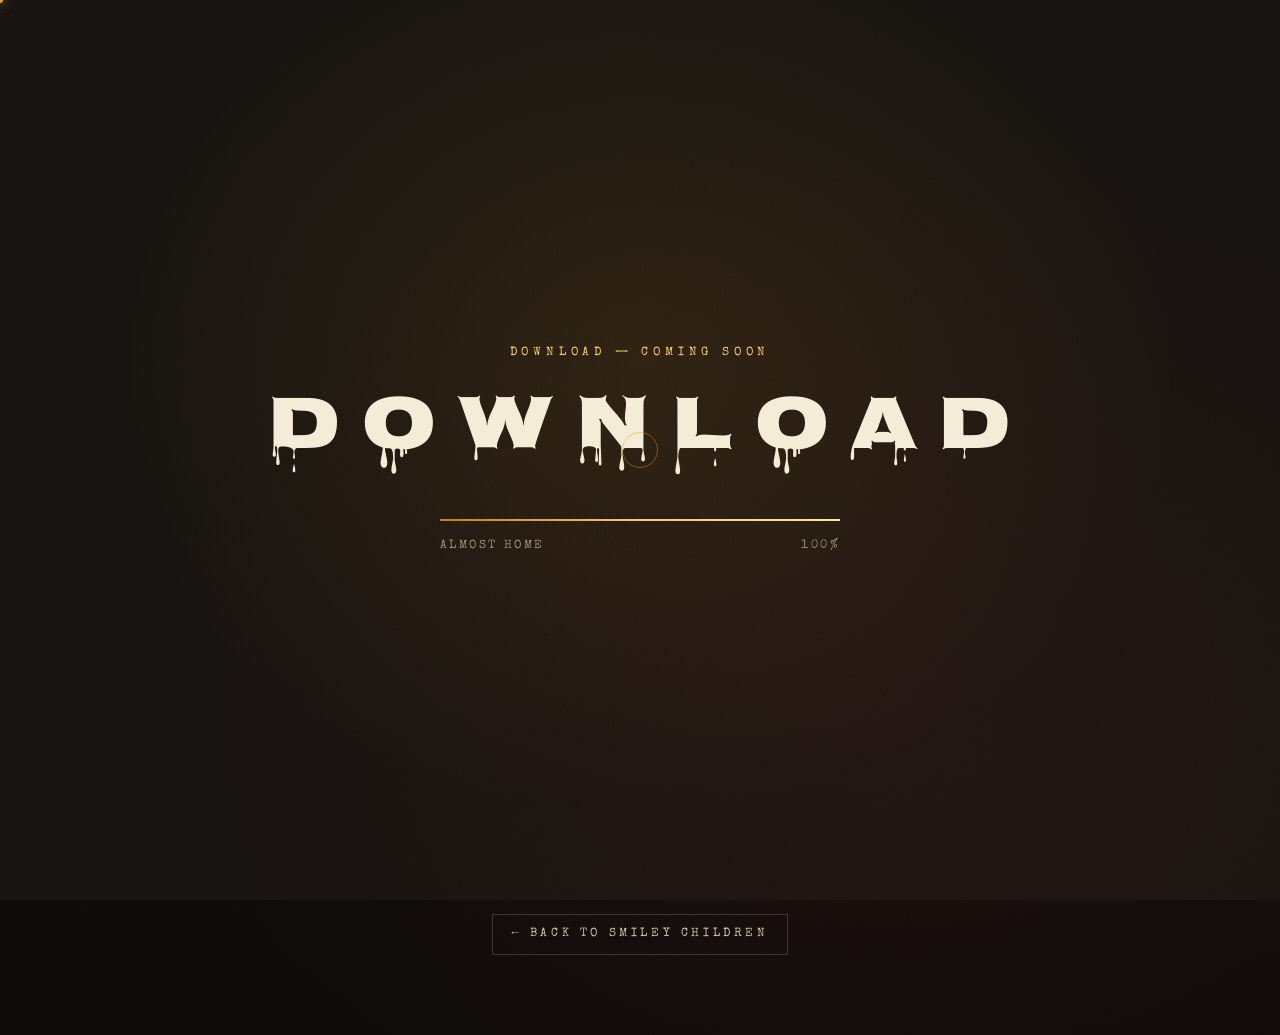
<file: download.html>
<!DOCTYPE html>
<html lang="en">
<head>
    <meta charset="UTF-8">
    <meta name="viewport" content="width=device-width, initial-scale=1.0">
    <meta name="description" content="Download Smiley Children — coming soon.">
    <title>Download — Smiley Children</title>
    <link rel="preconnect" href="https://fonts.googleapis.com">
    <link rel="preconnect" href="https://fonts.gstatic.com" crossorigin>
    <link href="https://fonts.googleapis.com/css2?family=Nosifer&family=Special+Elite&family=Caveat:wght@400;500;700&family=Inter:wght@300;400;500;600;700&family=Space+Grotesk:wght@400;500;600;700&display=swap" rel="stylesheet">
    <link rel="stylesheet" href="styles.css">
    <style>
        /* Loader is 2x faster on this page (1300ms vs 2600ms), so
           pull the status text fade-up earlier so it actually appears
           before the loader fades out. */
        .page-download .loader__status {
            animation-delay: 0.5s !important;
            animation-duration: 0.5s !important;
        }

        /* Keep every letter of "Download" on one line — the inline-block
           chars would otherwise wrap on narrower viewports. */
        .page-download .loader__title {
            flex-wrap: nowrap;
            white-space: nowrap;
        }
        .page-download .loader__word {
            white-space: nowrap;
        }

        /* Local placeholder layout — feel free to replace */
        .download-shell {
            min-height: 100vh;
            display: flex;
            align-items: center;
            justify-content: center;
            padding: 140px 6vw 80px;
            position: relative;
        }

        .download-shell__bg {
            position: absolute;
            inset: 0;
            z-index: 0;
            background:
                radial-gradient(ellipse at 30% 30%, rgba(232, 160, 28, 0.10), transparent 55%),
                radial-gradient(ellipse at 70% 70%, rgba(184, 54, 46, 0.08), transparent 55%),
                linear-gradient(180deg, var(--bg-0) 0%, var(--black) 100%);
        }

        .download-shell__grain {
            position: absolute;
            inset: 0;
            background-image: url("data:image/svg+xml,%3Csvg xmlns='http://www.w3.org/2000/svg' width='400' height='400'%3E%3Cfilter id='n'%3E%3CfeTurbulence type='fractalNoise' baseFrequency='0.75' numOctaves='3' stitchTiles='stitch'/%3E%3C/filter%3E%3Crect width='100%25' height='100%25' filter='url(%23n)' opacity='0.55'/%3E%3C/svg%3E");
            opacity: 0.3;
            mix-blend-mode: overlay;
            pointer-events: none;
        }

        .download-shell__inner {
            position: relative;
            z-index: 2;
            text-align: center;
            max-width: 720px;
            opacity: 0;
            transform: translateY(20px);
            animation: fadeUp 1s var(--ease) 0.4s forwards;
        }

        .download-shell__logo {
            width: clamp(120px, 14vw, 180px);
            height: clamp(120px, 14vw, 180px);
            margin: 0 auto 32px;
            filter:
                drop-shadow(0 0 40px rgba(184, 54, 46, 0.45))
                drop-shadow(0 10px 24px rgba(0, 0, 0, 0.6));
            animation: iconWobble 7s ease-in-out infinite;
        }

        .download-shell__logo img {
            width: 100%;
            height: 100%;
            object-fit: contain;
        }

        .download-shell__eyebrow {
            display: inline-block;
            font-family: var(--font-body);
            font-size: 11px;
            letter-spacing: 0.4em;
            text-transform: uppercase;
            color: var(--gold-200);
            padding: 8px 16px;
            border: 1px solid rgba(232, 160, 28, 0.3);
            margin-bottom: 28px;
        }

        .download-shell__title {
            font-family: var(--font-drip);
            font-weight: 400;
            font-size: clamp(48px, 8vw, 96px);
            line-height: 1;
            letter-spacing: 0.02em;
            color: var(--cream-100);
            margin-bottom: 20px;
            text-shadow:
                0 0 40px rgba(245, 236, 216, 0.08),
                0 4px 0 rgba(0, 0, 0, 0.4);
        }

        .download-shell__title .accent {
            color: var(--gold-300);
            text-shadow:
                0 0 40px rgba(232, 160, 28, 0.45),
                0 4px 0 rgba(0, 0, 0, 0.4);
        }

        .download-shell__sub {
            font-family: var(--font-body);
            font-size: clamp(15px, 1.4vw, 18px);
            color: var(--cream-300);
            line-height: 1.7;
            margin-bottom: 40px;
        }

        .download-shell__back {
            display: inline-flex;
            align-items: center;
            gap: 10px;
            font-family: var(--font-body);
            font-size: 12px;
            letter-spacing: 0.3em;
            text-transform: uppercase;
            color: var(--cream-300);
            padding: 10px 18px;
            border: 1px solid var(--line-strong);
            transition: all 0.4s var(--ease);
        }

        .download-shell__back:hover {
            background: rgba(232, 160, 28, 0.08);
            border-color: var(--gold-300);
            color: var(--gold-100);
        }
    </style>
</head>
<body class="page-download">

    <!-- LOADING SCREEN -->
    <div class="loader" id="loader">
        <div class="loader__inner">
            <div class="loader__brand">
                <span class="loader__sub">Download — coming soon</span>
                <h1 class="loader__title">
                    <span class="loader__word">
                        <span class="loader__char" style="--i:0">D</span>
                        <span class="loader__char" style="--i:1">o</span>
                        <span class="loader__char" style="--i:2">w</span>
                        <span class="loader__char" style="--i:3">n</span>
                        <span class="loader__char" style="--i:4">l</span>
                        <span class="loader__char" style="--i:5">o</span>
                        <span class="loader__char" style="--i:6">a</span>
                        <span class="loader__char" style="--i:7">d</span>
                    </span>
                </h1>
                <div class="loader__progress">
                    <div class="loader__progress-bar" id="loaderBar"></div>
                </div>
                <div class="loader__status">
                    <span id="loaderStatus">Preparing</span>
                    <span id="loaderPercent">0%</span>
                </div>
            </div>
        </div>
    </div>

    <!-- CUSTOM CURSOR -->
    <div class="cursor cursor--dot" id="cursorDot"></div>
    <div class="cursor cursor--ring" id="cursorRing"></div>

    <!-- NAV -->
    <nav class="nav" id="nav">
        <a href="index.html#hero" class="nav__logo" data-cursor="hover">
            <span class="nav__logo-mark" aria-hidden="true">
                <img src="assets/logo-icon.png" alt="">
            </span>
            <span class="nav__logo-text">Smiley Children</span>
        </a>
        <ul class="nav__links">
            <li><a href="index.html#about" data-cursor="hover">About</a></li>
            <li><a href="index.html#choose" data-cursor="hover">Characters</a></li>
            <li><a href="index.html#item" data-cursor="hover">Item</a></li>
            <li><a href="index.html#trailer-promo" data-cursor="hover">Trailer</a></li>
            <li><a href="index.html#location" data-cursor="hover">Location</a></li>
            <li><a href="index.html#cast" data-cursor="hover">Family</a></li>
        </ul>
        <a href="download.html" target="_blank" rel="noopener" class="nav__cta" data-cursor="hover">
            <span>Download</span>
            <svg viewBox="0 0 24 24" fill="none" stroke="currentColor" stroke-width="1.5"><path d="M5 12h14M13 6l6 6-6 6"/></svg>
        </a>
    </nav>

    <!-- BLANK SHELL — ready to be built out -->
    <main class="download-shell" id="downloadShell">
        <div class="download-shell__bg"></div>
        <div class="download-shell__grain"></div>

        <div class="download-shell__inner">
            <div class="download-shell__logo">
                <img src="assets/logo-icon.png" alt="">
            </div>
            <span class="download-shell__eyebrow drip">Coming Soon</span>
            <h1 class="download-shell__title drip">Download<br><span class="accent">opens with the game.</span></h1>
            <p class="download-shell__sub">
                The game download portal will live here once Smiley Children is live.
                Come back when the door opens.
            </p>
            <a href="index.html" class="download-shell__back" data-cursor="hover">← Back to Smiley Children</a>
        </div>
    </main>

    <!-- BACK TO TOP -->
    <button class="back-to-top" id="backToTop" data-cursor="hover" aria-label="Back to top">
        <span class="back-to-top__icon" aria-hidden="true">
            <svg viewBox="0 0 24 24" fill="none" stroke="currentColor" stroke-width="2" stroke-linecap="round" stroke-linejoin="round">
                <path d="M12 19V5M5 12l7-7 7 7"/>
            </svg>
        </span>
        <span class="back-to-top__label">Back to top</span>
    </button>

    <script src="script.js"></script>
</body>
</html>
</file>
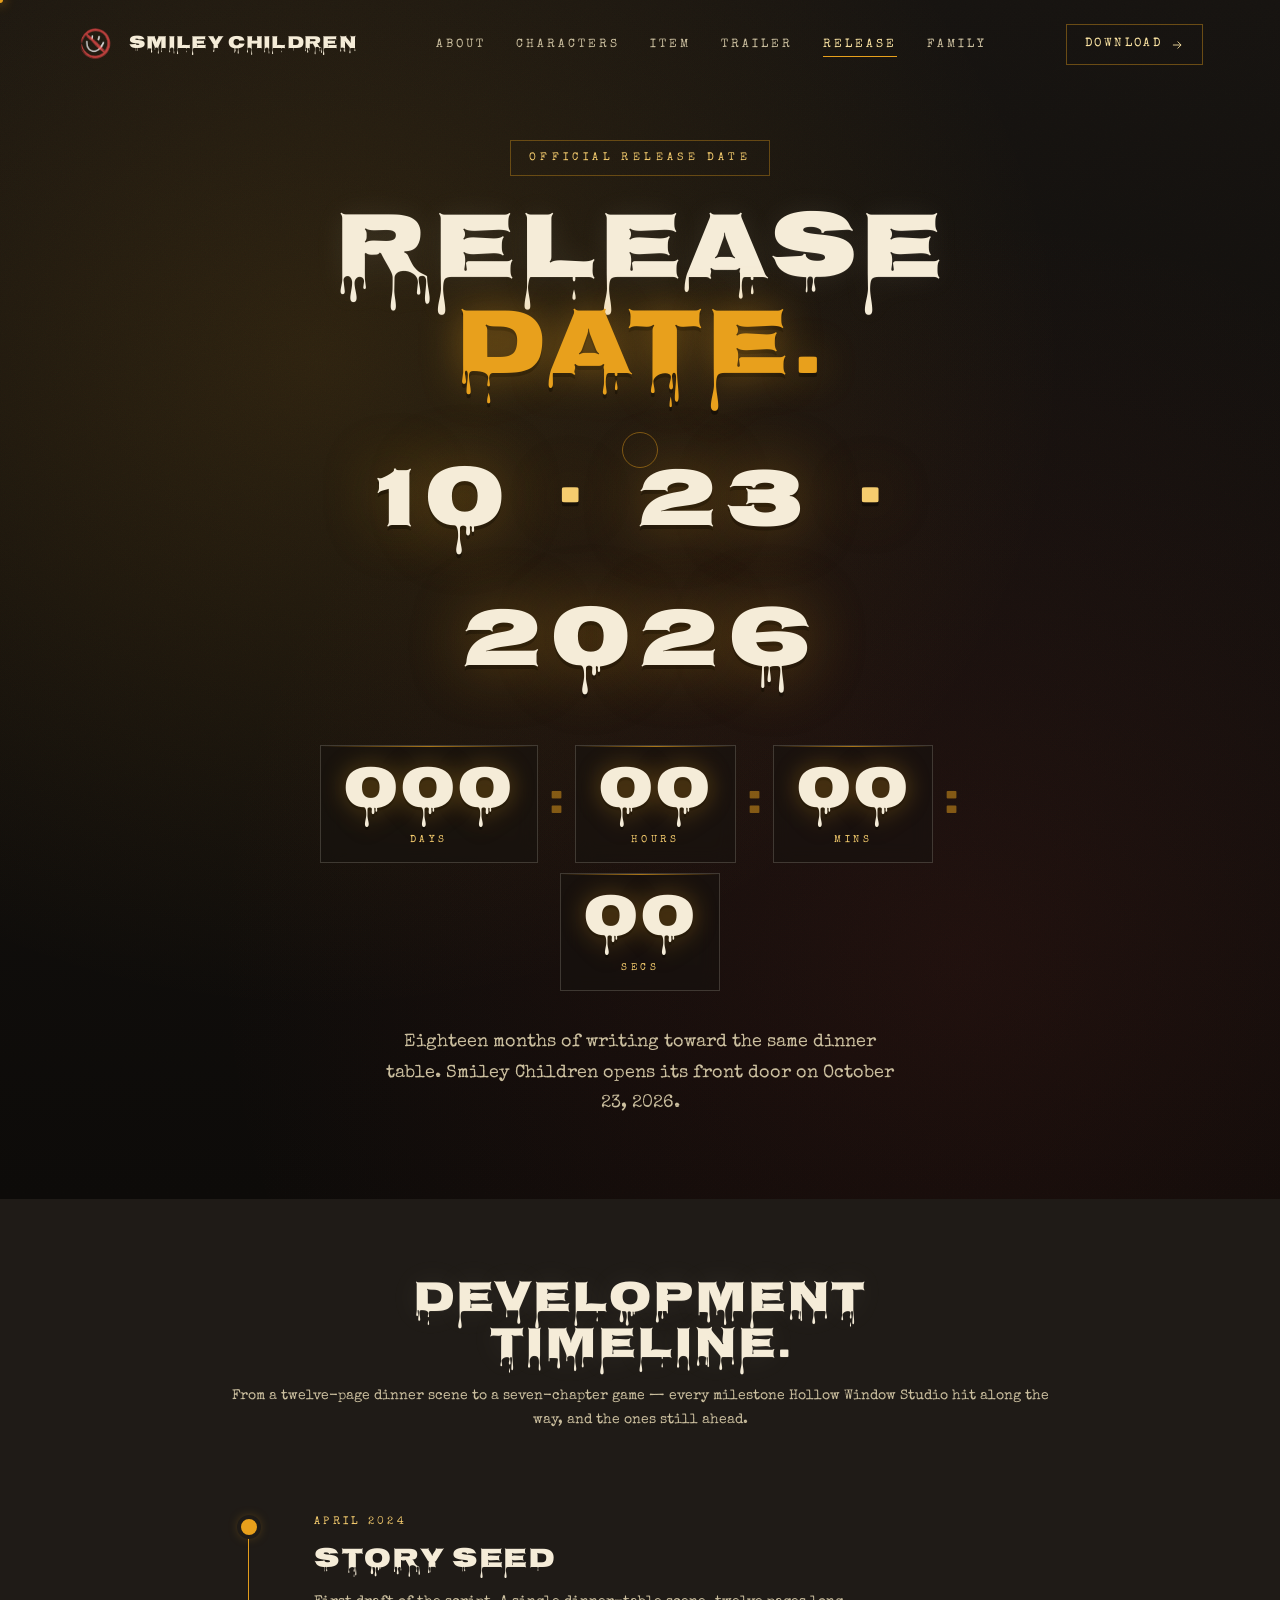
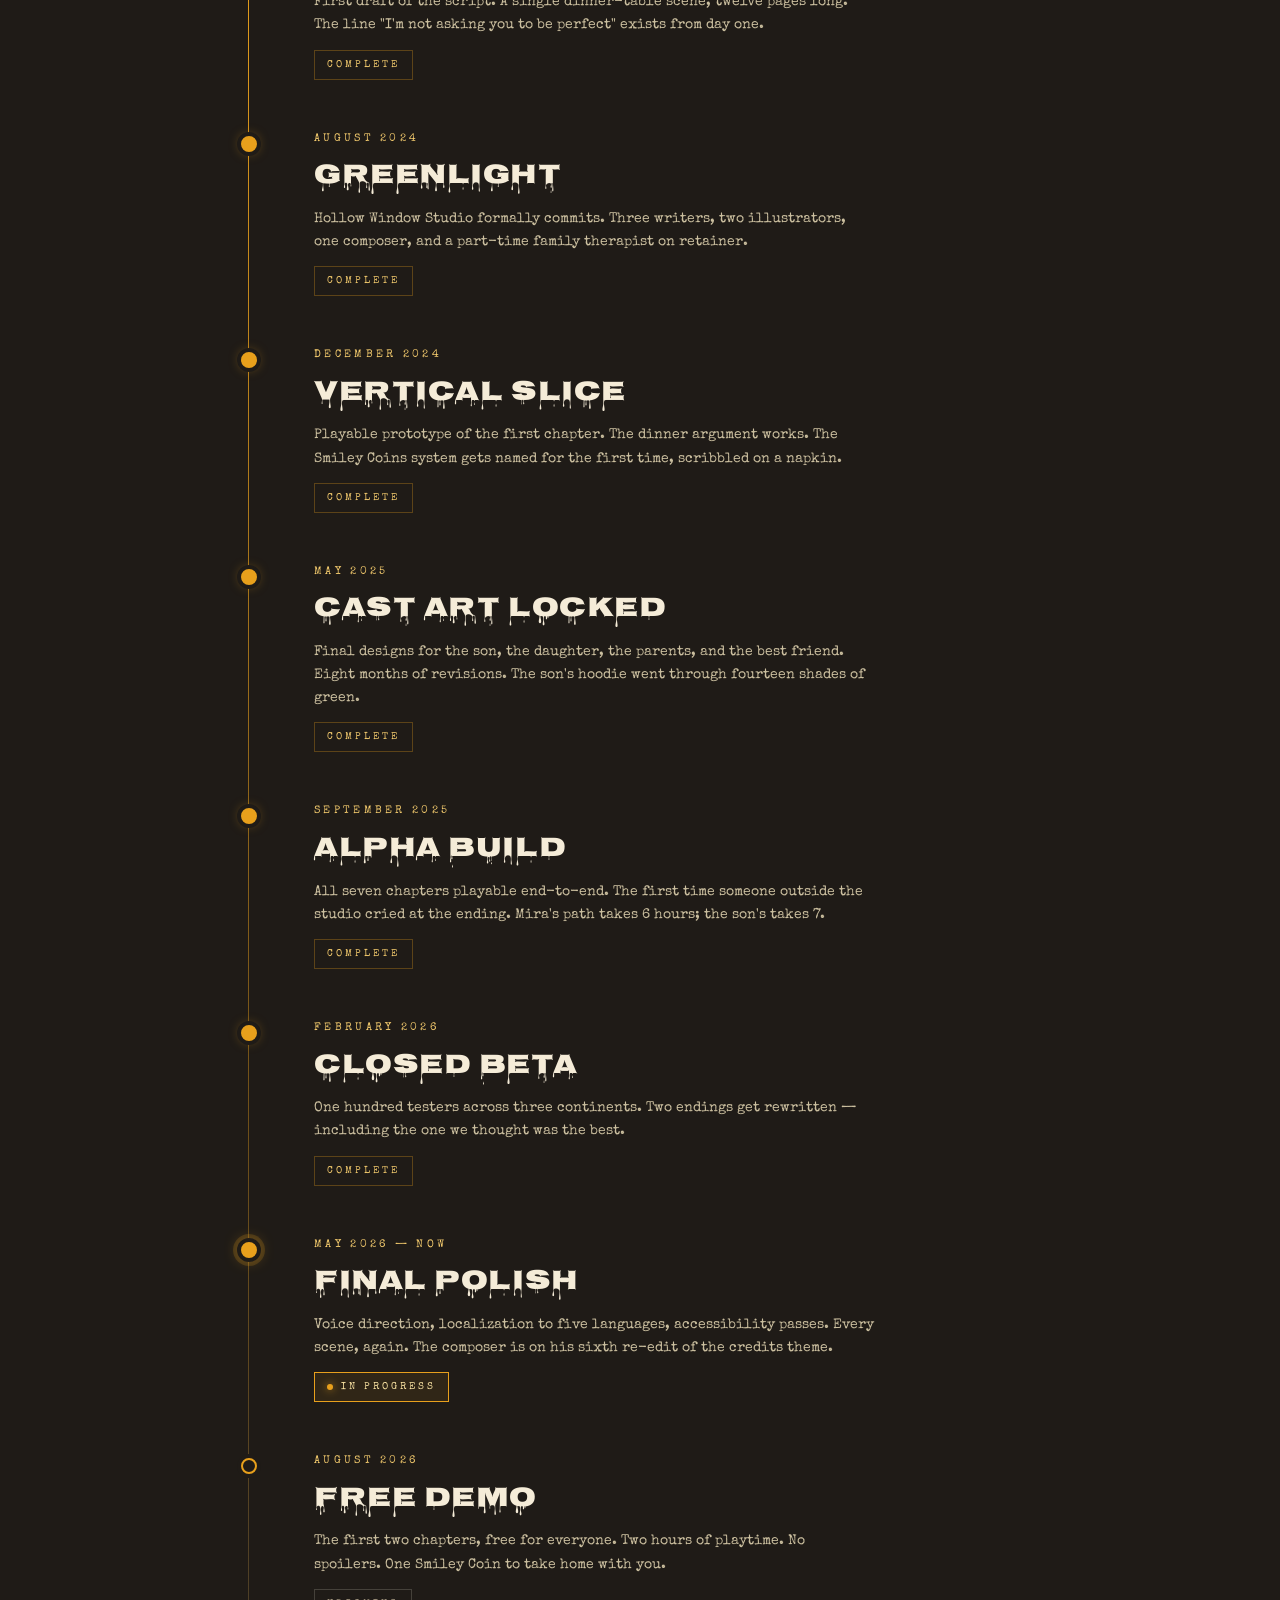
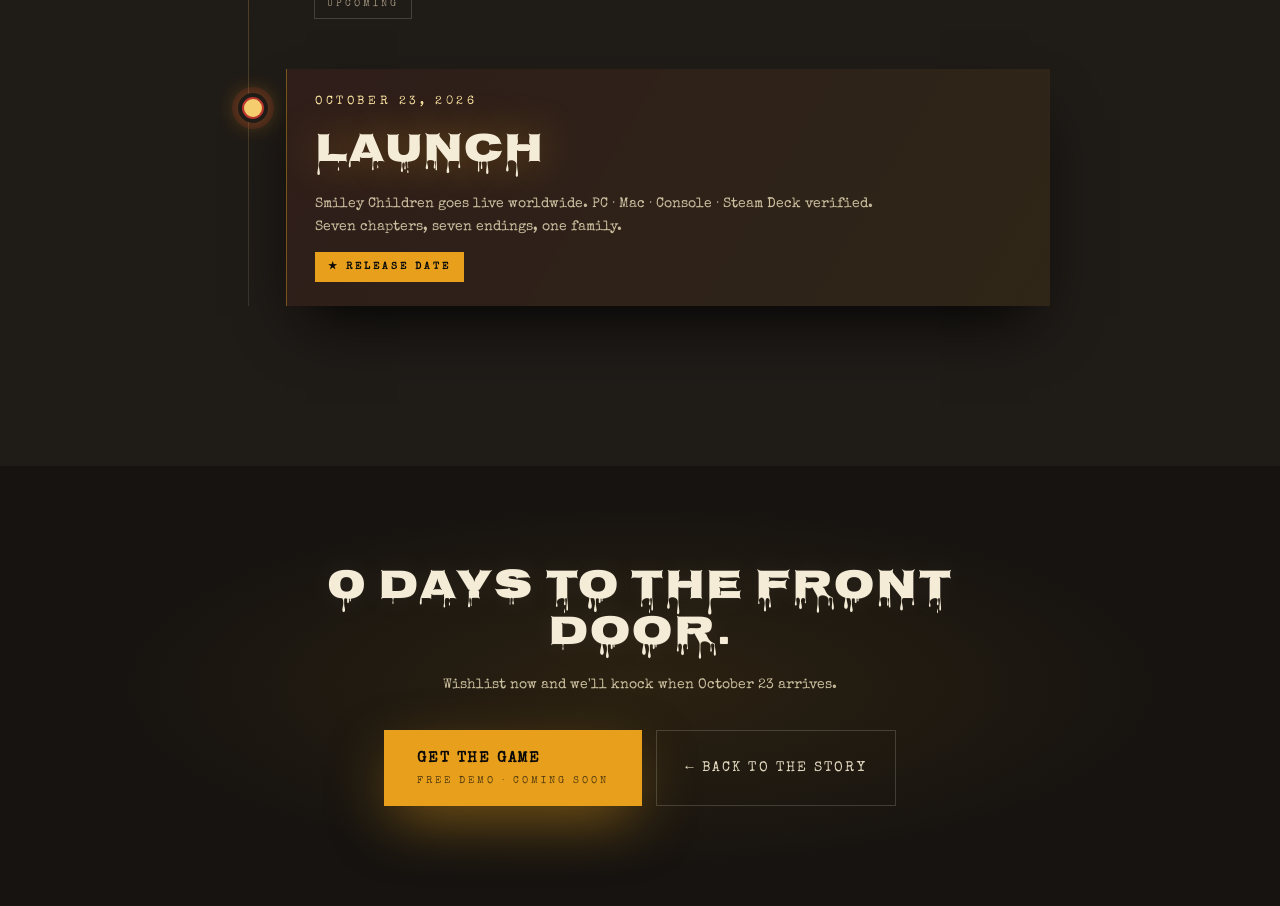
<file: release.html>
<!DOCTYPE html>
<html lang="en">
<head>
    <meta charset="UTF-8">
    <meta name="viewport" content="width=device-width, initial-scale=1.0">
    <meta name="description" content="Smiley Children — release timeline. Eighteen months of writing toward the same dinner table.">
    <title>Release Date — Smiley Children</title>
    <link rel="preconnect" href="https://fonts.googleapis.com">
    <link rel="preconnect" href="https://fonts.gstatic.com" crossorigin>
    <link href="https://fonts.googleapis.com/css2?family=Nosifer&family=Special+Elite&family=Caveat:wght@400;500;700&family=Inter:wght@300;400;500;600;700&family=Space+Grotesk:wght@400;500;600;700&display=swap" rel="stylesheet">
    <link rel="stylesheet" href="styles.css">
    <style>
        /* Release page — local layout. */

        .release-hero {
            position: relative;
            overflow: hidden;
            padding: 140px 6vw 80px;
            color: var(--cream-100);
        }

        .release-hero__bg {
            position: absolute;
            inset: 0;
            z-index: 0;
            background:
                radial-gradient(ellipse at 25% 30%, rgba(232, 160, 28, 0.12), transparent 55%),
                radial-gradient(ellipse at 75% 80%, rgba(184, 54, 46, 0.10), transparent 55%),
                linear-gradient(180deg, var(--bg-0) 0%, var(--black) 100%);
        }

        .release-hero__grain {
            position: absolute;
            inset: 0;
            z-index: 0;
            background-image: url("data:image/svg+xml,%3Csvg xmlns='http://www.w3.org/2000/svg' width='400' height='400'%3E%3Cfilter id='n'%3E%3CfeTurbulence type='fractalNoise' baseFrequency='0.75' numOctaves='3' stitchTiles='stitch'/%3E%3C/filter%3E%3Crect width='100%25' height='100%25' filter='url(%23n)' opacity='0.55'/%3E%3C/svg%3E");
            opacity: 0.3;
            mix-blend-mode: overlay;
            pointer-events: none;
        }

        .release-hero__inner {
            position: relative;
            z-index: 2;
            text-align: center;
            max-width: 900px;
            margin: 0 auto;
        }

        .release-hero__eyebrow {
            display: inline-block;
            font-family: var(--font-body);
            font-size: 11px;
            letter-spacing: 0.4em;
            text-transform: uppercase;
            color: var(--gold-200);
            padding: 8px 18px;
            border: 1px solid rgba(232, 160, 28, 0.35);
            margin-bottom: 32px;
        }

        .release-hero__title {
            font-family: var(--font-drip);
            font-weight: 400;
            font-size: clamp(48px, 8vw, 96px);
            line-height: 1;
            letter-spacing: 0.02em;
            margin-bottom: 36px;
        }

        .release-hero__title .accent {
            color: var(--gold-300);
            text-shadow:
                0 0 40px rgba(232, 160, 28, 0.45),
                0 4px 0 rgba(0, 0, 0, 0.4);
        }

        .release-hero__date {
            font-family: var(--font-drip);
            font-weight: 400;
            font-size: clamp(40px, 7vw, 88px);
            color: var(--cream-100);
            letter-spacing: 0.08em;
            margin-bottom: 28px;
            text-shadow:
                0 0 60px rgba(232, 160, 28, 0.35),
                0 4px 0 rgba(0, 0, 0, 0.4);
        }

        .release-hero__date span {
            display: inline-block;
            margin: 0 14px;
            color: var(--gold-200);
        }

        .release-hero__sub {
            font-family: var(--font-body);
            font-size: clamp(15px, 1.5vw, 18px);
            color: var(--cream-300);
            max-width: 520px;
            margin: 0 auto;
            line-height: 1.7;
        }

        /* COUNTDOWN */
        .countdown {
            display: flex;
            align-items: stretch;
            justify-content: center;
            gap: 10px;
            max-width: 760px;
            margin: 0 auto 36px;
            flex-wrap: wrap;
        }

        .countdown__cell {
            background: rgba(22, 19, 16, 0.55);
            border: 1px solid var(--line-strong);
            backdrop-filter: blur(10px);
            -webkit-backdrop-filter: blur(10px);
            padding: 18px 22px 14px;
            min-width: 100px;
            display: flex;
            flex-direction: column;
            align-items: center;
            gap: 8px;
            position: relative;
            overflow: hidden;
        }

        .countdown__cell::before {
            content: '';
            position: absolute;
            top: 0;
            left: 0;
            width: 100%;
            height: 1px;
            background: linear-gradient(90deg, transparent, var(--gold-300), transparent);
            opacity: 0.7;
        }

        .countdown__value {
            font-family: var(--font-drip);
            font-weight: 400;
            font-size: clamp(38px, 5vw, 60px);
            color: var(--cream-100);
            line-height: 1;
            letter-spacing: 0.04em;
            font-variant-numeric: tabular-nums;
            text-shadow:
                0 0 24px rgba(232, 160, 28, 0.35),
                0 3px 0 rgba(0, 0, 0, 0.4);
        }

        .countdown__label {
            font-family: var(--font-body);
            font-size: 10px;
            letter-spacing: 0.35em;
            text-transform: uppercase;
            color: var(--gold-200);
        }

        .countdown__sep {
            font-family: var(--font-drip);
            font-size: clamp(28px, 4vw, 44px);
            color: var(--gold-300);
            line-height: 1;
            display: inline-flex;
            align-items: center;
            opacity: 0.5;
        }

        @media (max-width: 700px) {
            .countdown { gap: 8px; }
            .countdown__cell { min-width: 72px; padding: 14px 12px 10px; }
            .countdown__sep { display: none; }
            .countdown__value { font-size: 34px; }
        }

        /* TIMELINE */
        .timeline {
            position: relative;
            padding: 80px 6vw 160px;
            background: var(--bg-1);
        }

        .timeline__head {
            max-width: 820px;
            margin: 0 auto 80px;
            text-align: center;
        }

        .timeline__head h2 {
            font-family: var(--font-drip);
            font-weight: 400;
            font-size: clamp(28px, 3.6vw, 44px);
            color: var(--cream-100);
            letter-spacing: 0.02em;
            margin-bottom: 14px;
        }

        .timeline__head p {
            font-family: var(--font-body);
            font-size: 14px;
            color: var(--cream-300);
            line-height: 1.7;
        }

        .timeline__list {
            position: relative;
            max-width: 820px;
            margin: 0 auto;
            padding-left: 56px;
            list-style: none;
        }

        /* The vertical gold line */
        .timeline__list::before {
            content: '';
            position: absolute;
            top: 8px;
            bottom: 0;
            left: 18px;
            width: 1px;
            background: linear-gradient(180deg,
                var(--gold-300) 0%,
                rgba(232, 160, 28, 0.4) 60%,
                rgba(245, 236, 216, 0.12) 100%);
        }

        .timeline__item {
            position: relative;
            padding: 0 0 50px 28px;
        }

        .timeline__item:last-child { padding-bottom: 0; }

        .timeline__dot {
            position: absolute;
            left: -45px;
            top: 6px;
            width: 16px;
            height: 16px;
            border-radius: 50%;
            background: var(--bg-1);
            border: 2px solid var(--gold-300);
            box-shadow: 0 0 0 4px var(--bg-1);
            z-index: 2;
        }

        .timeline__item.is-done .timeline__dot {
            background: var(--gold-300);
            box-shadow:
                0 0 0 4px var(--bg-1),
                0 0 12px rgba(232, 160, 28, 0.6);
        }

        .timeline__item.is-current .timeline__dot {
            background: var(--gold-300);
            box-shadow:
                0 0 0 4px var(--bg-1),
                0 0 0 8px rgba(232, 160, 28, 0.18),
                0 0 16px rgba(232, 160, 28, 0.8);
            animation: dotPulse 2.4s ease-in-out infinite;
        }

        @keyframes dotPulse {
            0%, 100% { box-shadow: 0 0 0 4px var(--bg-1), 0 0 0 8px rgba(232, 160, 28, 0.18), 0 0 16px rgba(232, 160, 28, 0.8); }
            50%      { box-shadow: 0 0 0 4px var(--bg-1), 0 0 0 12px rgba(232, 160, 28, 0.08), 0 0 22px rgba(232, 160, 28, 1); }
        }

        .timeline__item.is-launch .timeline__dot {
            width: 22px;
            height: 22px;
            left: -48px;
            top: 4px;
            background: var(--gold-200);
            border: 2px solid var(--red-200);
            box-shadow:
                0 0 0 4px var(--bg-1),
                0 0 0 10px rgba(184, 54, 46, 0.18),
                0 0 24px rgba(232, 160, 28, 0.9);
        }

        .timeline__date {
            font-family: var(--font-body);
            font-size: 11px;
            letter-spacing: 0.3em;
            text-transform: uppercase;
            color: var(--gold-200);
            display: block;
            margin-bottom: 8px;
        }

        .timeline__title {
            font-family: var(--font-drip);
            font-size: clamp(20px, 2.2vw, 28px);
            font-weight: 400;
            color: var(--cream-100);
            margin-bottom: 8px;
            letter-spacing: 0.02em;
        }

        .timeline__desc {
            font-family: var(--font-body);
            font-size: 14px;
            color: var(--cream-300);
            line-height: 1.65;
            margin-bottom: 12px;
            max-width: 560px;
        }

        .timeline__status {
            display: inline-flex;
            align-items: center;
            gap: 8px;
            font-family: var(--font-body);
            font-size: 10px;
            letter-spacing: 0.3em;
            text-transform: uppercase;
            padding: 6px 12px;
            border: 1px solid var(--line-strong);
            color: var(--cream-400);
        }

        .timeline__item.is-done .timeline__status {
            color: var(--gold-200);
            border-color: rgba(232, 160, 28, 0.3);
        }

        .timeline__item.is-current .timeline__status {
            color: var(--gold-100);
            border-color: var(--gold-300);
            background: rgba(232, 160, 28, 0.08);
        }

        .timeline__item.is-current .timeline__status::before {
            content: '';
            width: 6px;
            height: 6px;
            border-radius: 50%;
            background: var(--gold-300);
            box-shadow: 0 0 8px rgba(232, 160, 28, 0.8);
            animation: dotPulse 2s ease-in-out infinite;
        }

        /* Launch card gets a glow card treatment */
        .timeline__item.is-launch {
            background: linear-gradient(120deg, rgba(184, 54, 46, 0.10), rgba(232, 160, 28, 0.08));
            border-left: 1px solid rgba(232, 160, 28, 0.4);
            padding: 24px 28px 24px 28px;
            margin-left: 0;
            position: relative;
            box-shadow: 0 30px 60px -20px rgba(0, 0, 0, 0.9);
        }

        .timeline__item.is-launch .timeline__dot {
            left: -45px;
            top: 28px;
        }

        .timeline__item.is-launch .timeline__title {
            font-size: clamp(28px, 3.2vw, 42px);
            color: var(--cream-100);
            text-shadow: 0 0 40px rgba(232, 160, 28, 0.4);
        }

        .timeline__item.is-launch .timeline__date {
            color: var(--gold-100);
            font-size: 12px;
        }

        .timeline__item.is-launch .timeline__status {
            color: var(--black);
            background: var(--gold-300);
            border-color: var(--gold-300);
            font-weight: 600;
        }

        /* RELEASE CTA */
        .release-cta {
            position: relative;
            padding: 100px 6vw;
            background: var(--bg-0);
            text-align: center;
            overflow: hidden;
        }

        .release-cta__bg {
            position: absolute;
            inset: 0;
            background:
                radial-gradient(ellipse at center, rgba(232, 160, 28, 0.10), transparent 60%);
        }

        .release-cta__inner {
            position: relative;
            z-index: 2;
            max-width: 640px;
            margin: 0 auto;
        }

        .release-cta__title {
            font-family: var(--font-drip);
            font-weight: 400;
            font-size: clamp(28px, 3.4vw, 42px);
            color: var(--cream-100);
            margin-bottom: 16px;
            line-height: 1.1;
            letter-spacing: 0.02em;
        }

        .release-cta__sub {
            font-family: var(--font-body);
            font-size: 14px;
            color: var(--cream-300);
            margin-bottom: 32px;
            line-height: 1.7;
        }

        .release-cta__buttons {
            display: flex;
            gap: 14px;
            justify-content: center;
            flex-wrap: wrap;
        }
    </style>
</head>
<body class="page-release is-loaded">

    <!-- Loader markup kept (with is-hidden) so shared script.js
         doesn't choke on missing elements. The page renders without
         a loading animation. -->
    <div class="loader is-hidden" id="loader" aria-hidden="true">
        <div class="loader__inner">
            <div class="loader__brand">
                <span class="loader__sub"></span>
                <h1 class="loader__title">
                    <span class="loader__word">
                        <span class="loader__char" style="--i:0">·</span>
                    </span>
                </h1>
                <div class="loader__progress">
                    <div class="loader__progress-bar" id="loaderBar"></div>
                </div>
                <div class="loader__status">
                    <span id="loaderStatus"></span>
                    <span id="loaderPercent"></span>
                </div>
            </div>
        </div>
    </div>

    <!-- CUSTOM CURSOR -->
    <div class="cursor cursor--dot" id="cursorDot"></div>
    <div class="cursor cursor--ring" id="cursorRing"></div>

    <!-- NAV -->
    <nav class="nav" id="nav">
        <a href="index.html#hero" class="nav__logo" data-cursor="hover">
            <span class="nav__logo-mark" aria-hidden="true">
                <img src="assets/logo-icon.png" alt="">
            </span>
            <span class="nav__logo-text">Smiley Children</span>
        </a>
        <ul class="nav__links">
            <li><a href="index.html#about" data-cursor="hover">About</a></li>
            <li><a href="index.html#choose" data-cursor="hover">Characters</a></li>
            <li><a href="index.html#item" data-cursor="hover">Item</a></li>
            <li><a href="index.html#trailer-promo" data-cursor="hover">Trailer</a></li>
            <li><a href="release.html" class="is-active" data-cursor="hover">Release</a></li>
            <li><a href="index.html#cast" data-cursor="hover">Family</a></li>
        </ul>
        <a href="download.html" target="_blank" rel="noopener" class="nav__cta" data-cursor="hover">
            <span>Download</span>
            <svg viewBox="0 0 24 24" fill="none" stroke="currentColor" stroke-width="1.5"><path d="M5 12h14M13 6l6 6-6 6"/></svg>
        </a>
    </nav>

    <!-- HERO -->
    <section class="release-hero">
        <div class="release-hero__bg"></div>
        <div class="release-hero__grain"></div>

        <div class="release-hero__inner">
            <span class="release-hero__eyebrow">Official Release Date</span>
            <h1 class="release-hero__title drip">Release<br><span class="accent">Date.</span></h1>
            <p class="release-hero__date">10 <span>·</span> 23 <span>·</span> 2026</p>

            <div class="countdown" id="countdown" aria-label="Countdown to release">
                <div class="countdown__cell">
                    <span class="countdown__value" id="cdDays">000</span>
                    <span class="countdown__label">Days</span>
                </div>
                <span class="countdown__sep">:</span>
                <div class="countdown__cell">
                    <span class="countdown__value" id="cdHours">00</span>
                    <span class="countdown__label">Hours</span>
                </div>
                <span class="countdown__sep">:</span>
                <div class="countdown__cell">
                    <span class="countdown__value" id="cdMinutes">00</span>
                    <span class="countdown__label">Mins</span>
                </div>
                <span class="countdown__sep">:</span>
                <div class="countdown__cell">
                    <span class="countdown__value" id="cdSeconds">00</span>
                    <span class="countdown__label">Secs</span>
                </div>
            </div>

            <p class="release-hero__sub">
                Eighteen months of writing toward the same dinner table.
                Smiley Children opens its front door on October 23, 2026.
            </p>
        </div>
    </section>

    <!-- TIMELINE -->
    <section class="timeline">
        <div class="timeline__head">
            <h2 class="drip">Development<br>timeline.</h2>
            <p>From a twelve-page dinner scene to a seven-chapter game — every milestone Hollow Window Studio hit along the way, and the ones still ahead.</p>
        </div>

        <ol class="timeline__list">
            <li class="timeline__item is-done">
                <span class="timeline__dot" aria-hidden="true"></span>
                <span class="timeline__date">April 2024</span>
                <h3 class="timeline__title">Story seed</h3>
                <p class="timeline__desc">First draft of the script. A single dinner-table scene, twelve pages long. The line "I'm not asking you to be perfect" exists from day one.</p>
                <span class="timeline__status">Complete</span>
            </li>

            <li class="timeline__item is-done">
                <span class="timeline__dot" aria-hidden="true"></span>
                <span class="timeline__date">August 2024</span>
                <h3 class="timeline__title">Greenlight</h3>
                <p class="timeline__desc">Hollow Window Studio formally commits. Three writers, two illustrators, one composer, and a part-time family therapist on retainer.</p>
                <span class="timeline__status">Complete</span>
            </li>

            <li class="timeline__item is-done">
                <span class="timeline__dot" aria-hidden="true"></span>
                <span class="timeline__date">December 2024</span>
                <h3 class="timeline__title">Vertical slice</h3>
                <p class="timeline__desc">Playable prototype of the first chapter. The dinner argument works. The Smiley Coins system gets named for the first time, scribbled on a napkin.</p>
                <span class="timeline__status">Complete</span>
            </li>

            <li class="timeline__item is-done">
                <span class="timeline__dot" aria-hidden="true"></span>
                <span class="timeline__date">May 2025</span>
                <h3 class="timeline__title">Cast art locked</h3>
                <p class="timeline__desc">Final designs for the son, the daughter, the parents, and the best friend. Eight months of revisions. The son's hoodie went through fourteen shades of green.</p>
                <span class="timeline__status">Complete</span>
            </li>

            <li class="timeline__item is-done">
                <span class="timeline__dot" aria-hidden="true"></span>
                <span class="timeline__date">September 2025</span>
                <h3 class="timeline__title">Alpha build</h3>
                <p class="timeline__desc">All seven chapters playable end-to-end. The first time someone outside the studio cried at the ending. Mira's path takes 6 hours; the son's takes 7.</p>
                <span class="timeline__status">Complete</span>
            </li>

            <li class="timeline__item is-done">
                <span class="timeline__dot" aria-hidden="true"></span>
                <span class="timeline__date">February 2026</span>
                <h3 class="timeline__title">Closed beta</h3>
                <p class="timeline__desc">One hundred testers across three continents. Two endings get rewritten — including the one we thought was the best.</p>
                <span class="timeline__status">Complete</span>
            </li>

            <li class="timeline__item is-current">
                <span class="timeline__dot" aria-hidden="true"></span>
                <span class="timeline__date">May 2026 — Now</span>
                <h3 class="timeline__title">Final polish</h3>
                <p class="timeline__desc">Voice direction, localization to five languages, accessibility passes. Every scene, again. The composer is on his sixth re-edit of the credits theme.</p>
                <span class="timeline__status">In progress</span>
            </li>

            <li class="timeline__item">
                <span class="timeline__dot" aria-hidden="true"></span>
                <span class="timeline__date">August 2026</span>
                <h3 class="timeline__title">Free demo</h3>
                <p class="timeline__desc">The first two chapters, free for everyone. Two hours of playtime. No spoilers. One Smiley Coin to take home with you.</p>
                <span class="timeline__status">Upcoming</span>
            </li>

            <li class="timeline__item is-launch">
                <span class="timeline__dot" aria-hidden="true"></span>
                <span class="timeline__date">October 23, 2026</span>
                <h3 class="timeline__title">Launch</h3>
                <p class="timeline__desc">Smiley Children goes live worldwide. PC · Mac · Console · Steam Deck verified. Seven chapters, seven endings, one family.</p>
                <span class="timeline__status">★ Release date</span>
            </li>
        </ol>
    </section>

    <!-- CTA -->
    <section class="release-cta">
        <div class="release-cta__bg"></div>
        <div class="release-cta__inner">
            <h2 class="release-cta__title drip"><span id="cdDaysInline">—</span> days to the front door.</h2>
            <p class="release-cta__sub">Wishlist now and we'll knock when October 23 arrives.</p>
            <div class="release-cta__buttons">
                <a href="download.html" target="_blank" rel="noopener" class="btn btn--primary" data-cursor="hover">
                    <span class="btn__label">Get the Game</span>
                    <span class="btn__sub">Free demo · Coming soon</span>
                    <span class="btn__glow"></span>
                </a>
                <a href="index.html" class="btn btn--ghost" data-cursor="hover">
                    <span>← Back to the story</span>
                </a>
            </div>
        </div>
    </section>

    <!-- BACK TO TOP -->
    <button class="back-to-top" id="backToTop" data-cursor="hover" aria-label="Back to top">
        <span class="back-to-top__icon" aria-hidden="true">
            <svg viewBox="0 0 24 24" fill="none" stroke="currentColor" stroke-width="2" stroke-linecap="round" stroke-linejoin="round">
                <path d="M12 19V5M5 12l7-7 7 7"/>
            </svg>
        </span>
        <span class="back-to-top__label">Back to top</span>
    </button>

    <script src="script.js"></script>
    <script>
        // Live countdown to the release: Oct 23, 2026 (00:00 local time)
        (() => {
            const target = new Date(2026, 9, 23, 0, 0, 0).getTime(); // month is 0-indexed
            const elD = document.getElementById('cdDays');
            const elH = document.getElementById('cdHours');
            const elM = document.getElementById('cdMinutes');
            const elS = document.getElementById('cdSeconds');
            const elInline = document.getElementById('cdDaysInline');
            if (!elD) return;

            function tick() {
                const diff = Math.max(0, target - Date.now());
                const d = Math.floor(diff / 86400000);
                const h = Math.floor((diff % 86400000) / 3600000);
                const m = Math.floor((diff % 3600000) / 60000);
                const s = Math.floor((diff % 60000) / 1000);
                elD.textContent = String(d).padStart(3, '0');
                elH.textContent = String(h).padStart(2, '0');
                elM.textContent = String(m).padStart(2, '0');
                elS.textContent = String(s).padStart(2, '0');
                if (elInline) elInline.textContent = d;
            }

            tick();
            setInterval(tick, 1000);
        })();
    </script>
</body>
</html>
</file>
<file: styles.css>
/* =============================================
   SMILEY CHILDREN — grunge / drippy / maroon
   ============================================= */

:root {
    /* Core palette — pulled from the pamphlet */
    --black:        #0c0a08;
    --bg-0:         #161310;
    --bg-1:         #1f1b17;
    --bg-2:         #2a2520;
    --bg-3:         #36302a;
    --bg-4:         #463d34;

    --maroon-deep:  #2a1814;
    --maroon:       #3d2620;
    --maroon-light: #4f342c;
    --maroon-glow:  #6a4137;

    --cream-100:    #f5ecd8;
    --cream-200:    #e6dbc2;
    --cream-300:    #cbbf9f;
    --cream-400:    #9c907a;
    --cream-500:    #6e6557;

    --gold-100:     #fbe4a3;
    --gold-200:     #f5cc6e;
    --gold-300:     #e8a01c;
    --gold-400:     #c87f0a;
    --gold-500:     #8c5306;
    --gold-deep:    #4a2c04;

    --red-100:      #e07a72;
    --red-200:      #b8362e;
    --red-300:      #8e261f;
    --red-deep:     #5e1612;

    --line:         rgba(245, 236, 216, 0.10);
    --line-strong:  rgba(245, 236, 216, 0.18);

    --shadow-deep:  0 30px 80px -20px rgba(0, 0, 0, 0.95);
    --shadow-coin:  0 20px 60px -10px rgba(232, 160, 28, 0.5);

    --font-drip:    'Nosifer', 'Special Elite', serif;
    --font-body:    'Special Elite', 'Courier New', monospace;
    --font-hand:    'Caveat', cursive;
    --font-ui:      'Inter', system-ui, sans-serif;
    --font-mono:    'Space Grotesk', monospace;

    --ease:         cubic-bezier(0.22, 1, 0.36, 1);
    --ease-sharp:   cubic-bezier(0.65, 0, 0.35, 1);
}

* { box-sizing: border-box; margin: 0; padding: 0; }
html { scroll-behavior: smooth; }

body {
    font-family: var(--font-body);
    background: var(--black);
    color: var(--cream-200);
    line-height: 1.6;
    overflow-x: hidden;
    cursor: none;
    -webkit-font-smoothing: antialiased;
    -moz-osx-font-smoothing: grayscale;

    /* Concrete / grunge texture across the entire page */
    background-image:
        radial-gradient(ellipse at 20% 0%, rgba(232, 160, 28, 0.04), transparent 50%),
        radial-gradient(ellipse at 80% 100%, rgba(184, 54, 46, 0.04), transparent 60%),
        url("data:image/svg+xml,%3Csvg xmlns='http://www.w3.org/2000/svg' width='400' height='400'%3E%3Cfilter id='n'%3E%3CfeTurbulence type='fractalNoise' baseFrequency='0.65' numOctaves='3' stitchTiles='stitch'/%3E%3CfeColorMatrix values='0 0 0 0 0.05 0 0 0 0 0.04 0 0 0 0 0.03 0 0 0 0.55 0'/%3E%3C/filter%3E%3Crect width='100%25' height='100%25' filter='url(%23n)'/%3E%3C/svg%3E");
    background-blend-mode: multiply, multiply, normal;
}

img, svg { display: block; max-width: 100%; }
a { color: inherit; text-decoration: none; cursor: none; }
button, input { font: inherit; cursor: none; }
::selection { background: var(--gold-300); color: var(--black); }

/* =============================================
   GLOBAL TYPOGRAPHY HELPERS
   ============================================= */
.drip {
    font-family: var(--font-drip);
    font-weight: 400;
    letter-spacing: 0.02em;
    text-shadow:
        0 1px 0 rgba(245, 236, 216, 0.05),
        0 0 30px rgba(245, 236, 216, 0.08);
    line-height: 1.05;
}

.accent { color: var(--gold-200); }

/* =============================================
   LOADING SCREEN
   ============================================= */
.loader {
    position: fixed;
    inset: 0;
    z-index: 9999;
    background: var(--bg-0);
    display: flex;
    align-items: center;
    justify-content: center;
    transition: opacity 1s var(--ease), visibility 1s var(--ease);
}

.loader.is-hidden { opacity: 0; visibility: hidden; pointer-events: none; }

.loader::before {
    content: '';
    position: absolute;
    inset: 0;
    background:
        radial-gradient(ellipse at 50% 40%, rgba(232, 160, 28, 0.10), transparent 60%),
        radial-gradient(ellipse at 70% 80%, rgba(184, 54, 46, 0.07), transparent 60%);
    pointer-events: none;
}

.loader::after {
    content: '';
    position: absolute;
    inset: 0;
    background-image: url("data:image/svg+xml,%3Csvg xmlns='http://www.w3.org/2000/svg' width='400' height='400'%3E%3Cfilter id='n'%3E%3CfeTurbulence type='fractalNoise' baseFrequency='0.9' numOctaves='2' stitchTiles='stitch'/%3E%3C/filter%3E%3Crect width='100%25' height='100%25' filter='url(%23n)' opacity='0.35'/%3E%3C/svg%3E");
    opacity: 0.4;
    mix-blend-mode: overlay;
    pointer-events: none;
}

.loader__inner {
    text-align: center;
    width: min(92vw, 760px);
    padding: 0 24px;
    position: relative;
    z-index: 1;
}

.loader__sub {
    font-family: var(--font-body);
    font-size: 12px;
    letter-spacing: 0.4em;
    color: var(--gold-200);
    text-transform: uppercase;
    display: block;
    margin-bottom: 28px;
    opacity: 0;
    animation: fadeUp 0.8s var(--ease) 0.2s forwards;
}

.loader__title {
    font-family: var(--font-drip);
    font-weight: 400;
    font-size: clamp(36px, 6vw, 80px);
    line-height: 1.05;
    color: var(--cream-100);
    margin-bottom: 48px;
    letter-spacing: 0.01em;
    display: flex;
    align-items: center;
    justify-content: center;
    gap: 16px;
    flex-wrap: wrap;
}

.loader__word { display: inline-block; }

.loader__icon {
    display: inline-block;
    width: clamp(50px, 6vw, 76px);
    height: clamp(50px, 6vw, 76px);
    vertical-align: middle;
    opacity: 0;
    animation: iconPop 0.9s var(--ease) 0.5s forwards;
}

.loader__icon svg,
.loader__icon img {
    width: 100%;
    height: 100%;
    object-fit: contain;
    animation: iconWobble 4s ease-in-out infinite;
}

@keyframes iconPop {
    0% { opacity: 0; transform: scale(0) rotate(-90deg); }
    60% { transform: scale(1.15) rotate(8deg); }
    100% { opacity: 1; transform: scale(1) rotate(0deg); }
}

@keyframes iconWobble {
    0%, 100% { transform: rotate(0deg); }
    50% { transform: rotate(-6deg); }
}

.loader__char {
    display: inline-block;
    opacity: 0;
    transform: translateY(40px);
    animation: charIn 0.7s var(--ease) forwards;
    animation-delay: calc(0.04s * var(--i) + 0.2s);
}

.loader__progress {
    width: 100%;
    max-width: 400px;
    height: 2px;
    background: var(--line);
    margin: 0 auto 16px;
    overflow: hidden;
    position: relative;
}

.loader__progress-bar {
    position: absolute;
    inset: 0;
    width: 0%;
    background: linear-gradient(90deg, var(--gold-400), var(--gold-200), var(--gold-100));
    box-shadow: 0 0 20px rgba(232, 160, 28, 0.6);
    transition: width 0.3s linear;
}

.loader__status {
    display: flex;
    justify-content: space-between;
    max-width: 400px;
    margin: 0 auto;
    font-family: var(--font-body);
    font-size: 12px;
    letter-spacing: 0.2em;
    text-transform: uppercase;
    color: var(--cream-400);
    opacity: 0;
    animation: fadeUp 0.8s var(--ease) 1.2s forwards;
}

@keyframes charIn {
    to { opacity: 1; transform: translateY(0); }
}

@keyframes fadeUp {
    from { opacity: 0; transform: translateY(20px); }
    to { opacity: 1; transform: translateY(0); }
}

/* =============================================
   CUSTOM CURSOR — gold accent
   ============================================= */
.cursor {
    position: fixed;
    top: 0;
    left: 0;
    pointer-events: none;
    z-index: 10000;
    transform: translate(-50%, -50%);
    will-change: transform;
}

.cursor--dot {
    width: 6px;
    height: 6px;
    background: var(--gold-300);
    border-radius: 50%;
    box-shadow: 0 0 12px rgba(232, 160, 28, 0.9);
    transition: opacity 0.2s, transform 0.15s var(--ease);
}

.cursor--ring {
    width: 36px;
    height: 36px;
    border: 1px solid rgba(232, 160, 28, 0.45);
    border-radius: 50%;
    transition: transform 0.25s var(--ease), background 0.25s var(--ease), border-color 0.25s var(--ease), width 0.25s var(--ease), height 0.25s var(--ease);
}

.cursor--ring.is-hover {
    width: 64px;
    height: 64px;
    background: rgba(232, 160, 28, 0.08);
    border-color: rgba(232, 160, 28, 0.7);
}

.cursor--dot.is-hover { opacity: 0; }

@media (max-width: 768px) {
    .cursor { display: none; }
    body { cursor: auto; }
    a, button { cursor: pointer; }
}

/* =============================================
   SECTION CHROME
   ============================================= */
.section__chrome {
    display: flex;
    align-items: center;
    gap: 16px;
    padding: 0 6vw;
    margin-bottom: 48px;
}

.section__chrome--light { color: var(--cream-100); }

.section__number {
    font-family: var(--font-body);
    font-size: 13px;
    letter-spacing: 0.3em;
    color: var(--gold-200);
}

.section__label {
    font-family: var(--font-body);
    font-size: 12px;
    letter-spacing: 0.4em;
    text-transform: uppercase;
    color: var(--cream-400);
    position: relative;
    padding-left: 48px;
}

.section__label::before {
    content: '';
    position: absolute;
    left: 0;
    top: 50%;
    width: 32px;
    height: 1px;
    background: var(--line-strong);
}

.section__title {
    font-family: var(--font-drip);
    font-weight: 400;
    font-size: clamp(40px, 6vw, 84px);
    line-height: 1.05;
    color: var(--cream-100);
    letter-spacing: 0.01em;
}

.section__title--light { color: var(--cream-100); }

.section__title em {
    font-style: italic;
    color: var(--gold-200);
}

.section__sub {
    font-family: var(--font-body);
    font-size: 16px;
    color: var(--cream-300);
    max-width: 540px;
    margin-top: 24px;
    line-height: 1.7;
}

/* =============================================
   SPEECH BUBBLE (maroon blob cards)
   ============================================= */
.bubble {
    background: var(--maroon);
    color: var(--cream-100);
    padding: 22px 26px;
    border-radius: 40% 30% 45% 35% / 35% 45% 35% 45%;
    position: relative;
    font-family: var(--font-body);
    font-size: 15px;
    line-height: 1.6;
    box-shadow:
        inset 0 0 0 1px rgba(245, 236, 216, 0.06),
        0 10px 30px -10px rgba(0, 0, 0, 0.6);
}

.bubble::before {
    content: '';
    position: absolute;
    inset: 0;
    border-radius: inherit;
    background-image: url("data:image/svg+xml,%3Csvg xmlns='http://www.w3.org/2000/svg' width='300' height='300'%3E%3Cfilter id='n'%3E%3CfeTurbulence type='fractalNoise' baseFrequency='0.85' numOctaves='2' stitchTiles='stitch'/%3E%3C/filter%3E%3Crect width='100%25' height='100%25' filter='url(%23n)' opacity='0.4'/%3E%3C/svg%3E");
    opacity: 0.25;
    mix-blend-mode: overlay;
    pointer-events: none;
}

.bubble--maroon { background: var(--maroon); }
.bubble--large {
    padding: 28px 32px;
    font-size: 18px;
    border-radius: 35% 45% 30% 50% / 45% 30% 50% 35%;
}

.bubble p { position: relative; z-index: 1; }
.bubble strong { color: var(--gold-200); font-weight: 700; }

/* =============================================
   BUTTONS
   ============================================= */
.btn {
    display: inline-flex;
    align-items: center;
    gap: 12px;
    padding: 18px 28px;
    font-family: var(--font-body);
    font-size: 14px;
    letter-spacing: 0.15em;
    text-transform: uppercase;
    font-weight: 500;
    border: 1px solid transparent;
    position: relative;
    overflow: hidden;
    transition: transform 0.4s var(--ease), background 0.4s var(--ease), color 0.4s var(--ease), border-color 0.4s var(--ease);
}

.btn svg { width: 16px; height: 16px; }

.btn--primary {
    background: var(--gold-300);
    color: var(--black);
    box-shadow: var(--shadow-coin);
    flex-direction: column;
    align-items: flex-start;
    gap: 2px;
    padding: 16px 32px;
}

.btn--primary .btn__label {
    font-size: 15px;
    font-weight: 700;
    letter-spacing: 0.12em;
}

.btn--primary .btn__sub {
    font-size: 10px;
    letter-spacing: 0.3em;
    opacity: 0.65;
    text-transform: uppercase;
}

.btn--primary:hover {
    background: var(--gold-200);
    transform: translateY(-2px);
}

.btn--primary .btn__glow {
    position: absolute;
    inset: 0;
    background: radial-gradient(circle at var(--mx, 50%) var(--my, 50%), rgba(255, 255, 255, 0.4), transparent 40%);
    opacity: 0;
    transition: opacity 0.4s;
    pointer-events: none;
}

.btn--primary:hover .btn__glow { opacity: 1; }

.btn--ghost {
    background: transparent;
    color: var(--cream-200);
    border-color: var(--line-strong);
}

.btn--ghost:hover {
    border-color: var(--gold-200);
    color: var(--gold-100);
    background: rgba(232, 160, 28, 0.05);
}

/* =============================================
   NAV
   ============================================= */
.nav {
    position: fixed;
    top: 0;
    left: 0;
    right: 0;
    z-index: 100;
    display: flex;
    align-items: center;
    justify-content: space-between;
    padding: 24px 6vw;
    transition: background 0.5s var(--ease), backdrop-filter 0.5s var(--ease), padding 0.5s var(--ease), border-color 0.5s var(--ease);
    border-bottom: 1px solid transparent;
}

.nav.is-scrolled {
    background: rgba(22, 19, 16, 0.88);
    backdrop-filter: blur(20px) saturate(1.2);
    padding: 14px 6vw;
    border-bottom-color: var(--line);
}

.nav__logo {
    display: flex;
    align-items: center;
    gap: 14px;
}

.nav__logo-mark {
    width: 38px;
    height: 38px;
    display: flex;
    align-items: center;
    justify-content: center;
    transition: transform 0.4s var(--ease);
}

.nav__logo-mark svg,
.nav__logo-mark img { width: 100%; height: 100%; object-fit: contain; }

.nav__logo:hover .nav__logo-mark { transform: rotate(-12deg) scale(1.08); }

.nav__logo-text {
    font-family: var(--font-drip);
    font-size: 18px;
    font-weight: 400;
    color: var(--cream-100);
    letter-spacing: 0.02em;
}

.nav__links {
    display: flex;
    gap: 30px;
    list-style: none;
}

.nav__links a {
    font-family: var(--font-body);
    font-size: 12px;
    letter-spacing: 0.25em;
    text-transform: uppercase;
    color: var(--cream-300);
    position: relative;
    padding: 6px 0;
    transition: color 0.3s var(--ease);
}

.nav__links a::after {
    content: '';
    position: absolute;
    bottom: 0;
    left: 0;
    width: 0;
    height: 1px;
    background: var(--gold-300);
    transition: width 0.4s var(--ease);
}

.nav__links a:hover,
.nav__links a.is-active { color: var(--gold-100); }
.nav__links a:hover::after,
.nav__links a.is-active::after { width: 100%; }

.nav__cta {
    display: inline-flex;
    align-items: center;
    gap: 8px;
    font-family: var(--font-body);
    font-size: 12px;
    letter-spacing: 0.2em;
    text-transform: uppercase;
    color: var(--gold-100);
    padding: 10px 18px;
    border: 1px solid rgba(232, 160, 28, 0.4);
    transition: all 0.4s var(--ease);
}

.nav__cta svg { width: 14px; height: 14px; transition: transform 0.4s var(--ease); }

.nav__cta:hover {
    background: rgba(232, 160, 28, 0.12);
    border-color: var(--gold-200);
}

.nav__cta:hover svg { transform: translateX(4px); }

@media (max-width: 1000px) {
    .nav__links { display: none; }
    .nav__logo-text { display: none; }
}

/* =============================================
   HERO
   ============================================= */
.hero {
    position: relative;
    min-height: 100vh;
    overflow: hidden;
    display: flex;
    align-items: center;
    justify-content: center;
    padding: 140px 6vw 160px;
    color: var(--cream-100);
}

.hero__bg {
    position: absolute;
    inset: 0;
    z-index: 0;
    overflow: hidden;
    background: var(--bg-0);
}

.hero__bg-texture {
    position: absolute;
    inset: 0;
    background:
        radial-gradient(ellipse at 70% 30%, rgba(232, 160, 28, 0.10), transparent 50%),
        radial-gradient(ellipse at 20% 80%, rgba(184, 54, 46, 0.08), transparent 55%),
        linear-gradient(180deg, var(--bg-0) 0%, var(--black) 100%);
}

.hero__bg-grain {
    position: absolute;
    inset: 0;
    background-image: url("data:image/svg+xml,%3Csvg xmlns='http://www.w3.org/2000/svg' width='400' height='400'%3E%3Cfilter id='n'%3E%3CfeTurbulence type='fractalNoise' baseFrequency='0.75' numOctaves='3' stitchTiles='stitch'/%3E%3C/filter%3E%3Crect width='100%25' height='100%25' filter='url(%23n)' opacity='0.55'/%3E%3C/svg%3E");
    opacity: 0.35;
    mix-blend-mode: overlay;
    pointer-events: none;
}

.hero__bg-vignette {
    position: absolute;
    inset: 0;
    background: radial-gradient(ellipse at center, transparent 30%, rgba(12, 10, 8, 0.85) 100%);
}

.hero__bg-rain {
    position: absolute;
    inset: 0;
    background-image:
        repeating-linear-gradient(82deg, transparent 0, transparent 8px, rgba(245, 236, 216, 0.04) 8px, rgba(245, 236, 216, 0.04) 9px),
        repeating-linear-gradient(82deg, transparent 0, transparent 21px, rgba(245, 236, 216, 0.03) 21px, rgba(245, 236, 216, 0.03) 22px);
    opacity: 0.6;
    animation: rainSlide 8s linear infinite;
    pointer-events: none;
}

@keyframes rainSlide {
    from { background-position: 0 0; }
    to { background-position: 120px -240px; }
}

.hero__meta {
    position: absolute;
    top: 50%;
    left: 6vw;
    transform: translateY(-50%) rotate(-90deg);
    transform-origin: left top;
    display: flex;
    align-items: center;
    gap: 16px;
    z-index: 2;
}

.hero__meta-line {
    width: 60px;
    height: 1px;
    background: var(--gold-200);
}

.hero__meta-text {
    font-family: var(--font-body);
    font-size: 12px;
    letter-spacing: 0.35em;
    text-transform: uppercase;
    color: var(--cream-300);
}

.hero__content {
    position: relative;
    z-index: 3;
    max-width: 1000px;
    margin: 0 auto;
    text-align: center;
}

.hero__logo-block {
    margin-bottom: 32px;
    opacity: 0;
    animation: iconPop 1s var(--ease) 0.4s forwards;
}

.hero__logo-icon {
    display: inline-block;
    width: clamp(110px, 12vw, 170px);
    height: clamp(110px, 12vw, 170px);
}

.hero__logo-icon img,
.hero__logo-icon svg {
    width: 100%;
    height: 100%;
    object-fit: contain;
    filter: drop-shadow(0 0 30px rgba(184, 54, 46, 0.45)) drop-shadow(0 6px 20px rgba(0, 0, 0, 0.6));
    animation: iconWobble 6s ease-in-out infinite;
}

.hero__title {
    font-family: var(--font-drip);
    font-weight: 400;
    font-size: clamp(56px, 9.5vw, 132px);
    line-height: 1;
    letter-spacing: 0.01em;
    margin-bottom: 32px;
    text-shadow:
        0 0 40px rgba(245, 236, 216, 0.1),
        0 4px 0 rgba(0, 0, 0, 0.4);
}

.hero__title-line {
    display: block;
    opacity: 0;
    transform: translateY(40px);
    animation: heroLineIn 1.2s var(--ease) forwards;
}

.hero__title-line:nth-child(1) { animation-delay: 0.5s; }
.hero__title-line:nth-child(2) { animation-delay: 0.75s; }

.hero__title-line--accent {
    color: var(--gold-300);
    text-shadow:
        0 0 40px rgba(232, 160, 28, 0.45),
        0 4px 0 rgba(0, 0, 0, 0.4);
}

@keyframes heroLineIn {
    to { opacity: 1; transform: translateY(0); }
}

.hero__tagline {
    font-family: var(--font-body);
    font-size: clamp(18px, 2vw, 24px);
    color: var(--cream-100);
    margin-bottom: 10px;
    letter-spacing: 0.01em;
    line-height: 1.5;
    opacity: 0;
    animation: fadeUp 1s var(--ease) 1.1s forwards;
}

.hero__sub {
    font-family: var(--font-hand);
    font-size: clamp(20px, 2.2vw, 28px);
    color: var(--gold-200);
    margin-bottom: 40px;
    letter-spacing: 0.02em;
    line-height: 1.2;
    opacity: 0;
    animation: fadeUp 1s var(--ease) 1.3s forwards;
}

.hero__actions {
    display: flex;
    gap: 16px;
    justify-content: center;
    flex-wrap: wrap;
    opacity: 0;
    animation: fadeUp 1s var(--ease) 1.5s forwards;
}

.hero__side { position: absolute; z-index: 2; }
.hero__side--left { bottom: 120px; left: 6vw; }

.hero__side--right {
    bottom: 120px;
    right: 6vw;
    display: flex;
    flex-direction: column;
    gap: 14px;
    text-align: right;
    opacity: 0;
    animation: fadeUp 1s var(--ease) 1.7s forwards;
}

.hero__rotate-text {
    font-family: var(--font-body);
    font-size: 11px;
    letter-spacing: 0.5em;
    text-transform: uppercase;
    color: var(--cream-500);
    writing-mode: vertical-rl;
    transform: rotate(180deg);
    opacity: 0;
    animation: fadeUp 1s var(--ease) 1.7s forwards;
}

.hero__detail { display: flex; flex-direction: column; gap: 4px; }

.hero__detail-label {
    font-family: var(--font-body);
    font-size: 10px;
    letter-spacing: 0.3em;
    text-transform: uppercase;
    color: var(--cream-500);
}

.hero__detail-value {
    font-family: var(--font-drip);
    font-size: 16px;
    color: var(--cream-100);
    letter-spacing: 0.02em;
}

.hero__scroll {
    position: absolute;
    bottom: 40px;
    left: 50%;
    transform: translateX(-50%);
    display: flex;
    flex-direction: column;
    align-items: center;
    gap: 10px;
    z-index: 3;
    opacity: 0;
    animation: fadeUp 1s var(--ease) 1.9s forwards;
}

.hero__scroll span {
    font-family: var(--font-body);
    font-size: 11px;
    letter-spacing: 0.4em;
    text-transform: uppercase;
    color: var(--cream-300);
}

.hero__scroll-line {
    width: 1px;
    height: 60px;
    background: var(--line-strong);
    position: relative;
    overflow: hidden;
}

.hero__scroll-line span {
    position: absolute;
    top: 0;
    left: 0;
    width: 100%;
    height: 50%;
    background: var(--gold-300);
    animation: scrollDot 2s var(--ease) infinite;
}

@keyframes scrollDot {
    0% { transform: translateY(-100%); }
    100% { transform: translateY(200%); }
}

@media (max-width: 1180px) {
    .hero__meta, .hero__side { display: none; }
}
@media (max-width: 900px) {
    .hero { padding: 120px 6vw 120px; }
}

/* =============================================
   ABOUT
   ============================================= */
.about {
    padding: 160px 0;
    background: linear-gradient(180deg, var(--black) 0%, var(--bg-1) 100%);
    position: relative;
}

.about__grid {
    display: grid;
    grid-template-columns: 1fr 1.2fr;
    gap: 100px;
    align-items: center;
    padding: 0 6vw;
}

.about__visual {
    position: relative;
    aspect-ratio: 3/4;
}

.about__image {
    position: absolute;
    inset: 0;
    background-size: cover;
    background-position: center;
    filter: brightness(0.85) contrast(1.05);
    box-shadow: var(--shadow-deep);
}

.about__image-overlay {
    position: absolute;
    inset: 0;
    background:
        linear-gradient(180deg, transparent 50%, rgba(12, 10, 8, 0.85) 100%),
        linear-gradient(45deg, rgba(184, 54, 46, 0.08) 0%, transparent 60%);
    mix-blend-mode: multiply;
}

.about__visual::before {
    content: '';
    position: absolute;
    inset: -16px;
    border: 1px solid var(--line);
    pointer-events: none;
    z-index: -1;
}

.about__bubble--card {
    position: absolute;
    bottom: -28px;
    right: -28px;
    background: var(--maroon);
    color: var(--cream-100);
    padding: 18px 24px;
    border-radius: 35% 45% 30% 50% / 45% 30% 50% 35%;
    box-shadow: var(--shadow-deep);
    z-index: 3;
}

.about__bubble-label {
    display: block;
    font-family: var(--font-body);
    font-size: 10px;
    letter-spacing: 0.3em;
    text-transform: uppercase;
    color: var(--gold-200);
    margin-bottom: 6px;
}

.about__bubble-value {
    font-family: var(--font-hand);
    font-size: 20px;
    color: var(--cream-100);
}

.about__visual-tag {
    position: absolute;
    top: 24px;
    left: 24px;
    font-family: var(--font-drip);
    font-size: 14px;
    color: var(--cream-100);
    background: rgba(42, 24, 20, 0.85);
    backdrop-filter: blur(10px);
    padding: 10px 14px;
    border-left: 2px solid var(--gold-300);
    letter-spacing: 0.05em;
    line-height: 1.2;
    z-index: 2;
}

.about__lead {
    font-family: var(--font-body);
    font-size: clamp(18px, 1.6vw, 22px);
    line-height: 1.55;
    color: var(--cream-100);
    margin: 32px 0 24px;
}

.about__lead em { color: var(--gold-200); font-style: italic; font-weight: 700; }

.about__body {
    font-family: var(--font-body);
    font-size: 15px;
    color: var(--cream-300);
    margin-bottom: 32px;
    max-width: 540px;
    line-height: 1.7;
}

.about__body strong {
    color: var(--gold-200);
    font-weight: 700;
}

.about__list {
    list-style: none;
    display: flex;
    flex-direction: column;
    gap: 14px;
    padding-top: 24px;
    border-top: 1px solid var(--line);
}

.about__list li {
    display: flex;
    align-items: center;
    gap: 14px;
    font-family: var(--font-body);
    font-size: 13px;
    letter-spacing: 0.1em;
    color: var(--cream-200);
}

.about__list em {
    color: var(--gold-200);
    font-style: italic;
    margin: 0 6px;
}

.about__list-dot {
    width: 8px;
    height: 8px;
    background: var(--gold-300);
    border-radius: 50%;
    box-shadow: 0 0 10px rgba(232, 160, 28, 0.7);
    flex-shrink: 0;
}

@media (max-width: 900px) {
    .about__grid { grid-template-columns: 1fr; gap: 60px; }
    .about__visual { max-width: 420px; margin: 0 auto; }
}

/* =============================================
   CHOOSE YOUR CHARACTER
   ============================================= */
.choose {
    padding: 160px 0;
    background: linear-gradient(180deg, var(--bg-1) 0%, var(--bg-0) 100%);
    position: relative;
    overflow: hidden;
}

.choose::before {
    content: '';
    position: absolute;
    top: 10%;
    left: 50%;
    transform: translateX(-50%);
    width: 70%;
    height: 70%;
    background: radial-gradient(ellipse at center, rgba(232, 160, 28, 0.12), transparent 70%);
    pointer-events: none;
}

.choose__head {
    padding: 0 6vw;
    margin-bottom: 80px;
    max-width: 1100px;
}

.choose__grid {
    display: grid;
    grid-template-columns: 1fr auto 1fr;
    gap: 32px;
    padding: 0 6vw;
    align-items: stretch;
    position: relative;
}

.choose__divider {
    display: flex;
    flex-direction: column;
    align-items: center;
    justify-content: center;
    gap: 18px;
    padding: 0 8px;
    position: relative;
}

.choose__divider::before,
.choose__divider::after {
    content: '';
    width: 1px;
    flex: 1;
    background: linear-gradient(180deg, transparent, var(--line-strong), transparent);
}

.choose__divider-text {
    font-family: var(--font-drip);
    font-size: 44px;
    color: var(--red-200);
    line-height: 1;
    letter-spacing: 0.05em;
    text-shadow: 0 0 25px rgba(184, 54, 46, 0.5);
}

.choose__divider-sub {
    font-family: var(--font-body);
    font-size: 11px;
    letter-spacing: 0.3em;
    text-transform: uppercase;
    color: var(--cream-500);
    text-align: center;
    max-width: 110px;
    line-height: 1.7;
}

.pick {
    background: var(--bg-2);
    border: 1px solid var(--line-strong);
    display: flex;
    flex-direction: column;
    position: relative;
    overflow: hidden;
    transition: transform 0.6s var(--ease), border-color 0.5s var(--ease), box-shadow 0.6s var(--ease);
}

.pick::before {
    content: '';
    position: absolute;
    inset: 0;
    background: radial-gradient(ellipse at top, rgba(232, 160, 28, 0.14), transparent 60%);
    opacity: 0;
    transition: opacity 0.6s var(--ease);
    pointer-events: none;
    z-index: 1;
}

.pick:hover {
    transform: translateY(-8px);
    border-color: rgba(232, 160, 28, 0.4);
    box-shadow: var(--shadow-deep), var(--shadow-coin);
}

.pick:hover::before { opacity: 1; }

.pick__portrait {
    aspect-ratio: 4/5;
    position: relative;
    overflow: hidden;
    background: var(--bg-0);
}

.pick__portrait img {
    position: absolute;
    inset: 0;
    width: 100%;
    height: 100%;
    object-fit: cover;
    object-position: center top;
    filter: brightness(0.95) contrast(1.05);
    transition: filter 0.6s var(--ease), transform 0.8s var(--ease);
}

.pick:hover .pick__portrait img {
    filter: brightness(1.05) contrast(1.08);
    transform: scale(1.02);
}

.pick__portrait-overlay {
    position: absolute;
    inset: 0;
    background:
        linear-gradient(180deg, transparent 60%, rgba(22, 19, 16, 0.85) 100%),
        linear-gradient(45deg, rgba(184, 54, 46, 0.05) 0%, transparent 60%);
}

.pick__badge {
    position: absolute;
    top: 20px;
    left: 20px;
    font-family: var(--font-body);
    font-size: 10px;
    letter-spacing: 0.3em;
    text-transform: uppercase;
    color: var(--cream-100);
    background: rgba(12, 10, 8, 0.75);
    backdrop-filter: blur(10px);
    padding: 8px 12px;
    border-left: 2px solid var(--gold-300);
    z-index: 2;
}

.pick__body {
    padding: 36px 32px 32px;
    flex: 1;
    display: flex;
    flex-direction: column;
    gap: 22px;
    position: relative;
    z-index: 2;
}

.pick__head {
    display: flex;
    justify-content: space-between;
    align-items: flex-start;
    gap: 16px;
}

.pick__role {
    font-family: var(--font-body);
    font-size: 11px;
    letter-spacing: 0.3em;
    text-transform: uppercase;
    color: var(--gold-200);
    display: block;
    margin-bottom: 6px;
}

.pick__name {
    font-family: var(--font-drip);
    font-size: 44px;
    font-weight: 400;
    color: var(--cream-100);
    line-height: 1;
    letter-spacing: 0.02em;
}

.pick__dream-icon {
    width: 56px;
    height: 56px;
    border: 1px solid var(--line-strong);
    color: var(--gold-200);
    display: flex;
    align-items: center;
    justify-content: center;
    flex-shrink: 0;
    transition: border-color 0.5s var(--ease), transform 0.5s var(--ease);
}

.pick__dream-icon svg { width: 28px; height: 28px; }

.pick:hover .pick__dream-icon {
    border-color: var(--gold-200);
    transform: rotate(-8deg);
}

.pick__attrs {
    display: flex;
    flex-direction: column;
    gap: 12px;
}

.attr {
    display: grid;
    grid-template-columns: 110px 1fr;
    gap: 12px;
    font-family: var(--font-body);
    font-size: 13px;
}

.attr__label {
    color: var(--gold-200);
    letter-spacing: 0.15em;
    text-transform: uppercase;
    font-size: 10px;
    padding-top: 3px;
}

.attr__value { color: var(--cream-100); }

.pick__stats {
    display: flex;
    flex-direction: column;
    gap: 14px;
    padding: 20px 0;
    border-top: 1px solid var(--line);
    border-bottom: 1px solid var(--line);
}

.stat {
    display: grid;
    grid-template-columns: 100px 1fr;
    align-items: center;
    gap: 14px;
}

.stat__label {
    font-family: var(--font-body);
    font-size: 10px;
    letter-spacing: 0.2em;
    text-transform: uppercase;
    color: var(--cream-300);
}

.stat__bar {
    height: 2px;
    background: var(--line);
    position: relative;
    overflow: hidden;
}

.stat__bar span {
    position: absolute;
    top: 0;
    left: 0;
    width: var(--w);
    height: 100%;
    background: linear-gradient(90deg, var(--gold-400), var(--gold-200));
    box-shadow: 0 0 8px rgba(232, 160, 28, 0.6);
    transform: scaleX(0);
    transform-origin: left;
    transition: transform 1.2s var(--ease);
}

.is-visible .stat__bar span { transform: scaleX(1); }

.pick__cta {
    display: inline-flex;
    align-items: center;
    justify-content: center;
    gap: 12px;
    padding: 16px 24px;
    background: transparent;
    border: 1px solid var(--line-strong);
    color: var(--cream-100);
    font-family: var(--font-body);
    font-size: 12px;
    letter-spacing: 0.25em;
    text-transform: uppercase;
    margin-top: auto;
    transition: all 0.4s var(--ease);
}

.pick__cta svg { width: 16px; height: 16px; transition: transform 0.4s var(--ease); }

.pick__cta:hover {
    background: var(--gold-300);
    border-color: var(--gold-300);
    color: var(--black);
}

.pick__cta:hover svg { transform: translateX(6px); }

@media (max-width: 1000px) {
    .choose__grid { grid-template-columns: 1fr; }
    .choose__divider { flex-direction: row; padding: 20px 0; }
    .choose__divider::before,
    .choose__divider::after { width: auto; height: 1px; background: linear-gradient(90deg, transparent, var(--line-strong), transparent); }
}

/* =============================================
   ITEM (Smiley Coin)
   ============================================= */
.item {
    padding: 160px 0;
    background: var(--bg-1);
    position: relative;
    overflow: hidden;
}

.item::before {
    content: '';
    position: absolute;
    top: 50%;
    left: 50%;
    transform: translate(-50%, -50%);
    width: 90%;
    height: 90%;
    background: radial-gradient(ellipse at center, rgba(232, 160, 28, 0.10), transparent 60%);
    pointer-events: none;
}

.item__grid {
    display: grid;
    grid-template-columns: 1fr 1fr;
    gap: 80px;
    align-items: center;
    padding: 0 6vw;
    position: relative;
}

.item__visual {
    position: relative;
    aspect-ratio: 1;
    display: flex;
    align-items: center;
    justify-content: center;
}

.item__coin {
    position: relative;
    z-index: 2;
}

.item__coin-img {
    width: 100%;
    max-width: 380px;
    height: auto;
    filter: drop-shadow(0 30px 60px rgba(0, 0, 0, 0.7)) drop-shadow(0 0 50px rgba(232, 160, 28, 0.45));
    animation: coinFloat 6s ease-in-out infinite;
}

.item__coin-glow {
    position: absolute;
    top: 50%;
    left: 50%;
    transform: translate(-50%, -50%);
    width: 75%;
    height: 75%;
    background: radial-gradient(circle, rgba(232, 160, 28, 0.45), transparent 60%);
    filter: blur(45px);
    z-index: 0;
    animation: glowPulse 4s ease-in-out infinite;
    pointer-events: none;
}

.item__coin--float {
    position: absolute;
    z-index: 3;
    filter: drop-shadow(0 10px 25px rgba(0,0,0,0.6)) drop-shadow(0 0 20px rgba(232, 160, 28, 0.5));
}

.item__coin--float img {
    width: 100%;
    height: auto;
}

.item__coin--float-1 {
    top: 8%;
    right: 8%;
    width: 90px;
    animation: coinFloat 5s ease-in-out infinite;
    animation-delay: -1s;
}

.item__coin--float-2 {
    bottom: 14%;
    left: 6%;
    width: 70px;
    animation: coinFloat 7s ease-in-out infinite;
    animation-delay: -2s;
}

.item__coin--float-3 {
    top: 55%;
    right: 2%;
    width: 55px;
    animation: coinFloat 5.5s ease-in-out infinite;
    animation-delay: -3s;
}

@keyframes coinFloat {
    0%, 100% { transform: translateY(0) rotate(0deg); }
    50% { transform: translateY(-14px) rotate(7deg); }
}

@keyframes glowPulse {
    0%, 100% { opacity: 0.6; transform: translate(-50%, -50%) scale(1); }
    50% { opacity: 1; transform: translate(-50%, -50%) scale(1.1); }
}

.item__copy { max-width: 560px; }

.item__eyebrow {
    display: inline-block;
    font-family: var(--font-body);
    font-size: 11px;
    letter-spacing: 0.4em;
    text-transform: uppercase;
    color: var(--gold-200);
    margin-bottom: 16px;
}

.item .section__title { margin-bottom: 28px; }

.coin-grid {
    display: grid;
    grid-template-columns: 1fr 1fr;
    gap: 32px;
    margin-top: 28px;
    padding-top: 24px;
    border-top: 1px solid var(--line);
}

.coin-grid__heading {
    font-family: var(--font-body);
    font-size: 11px;
    letter-spacing: 0.3em;
    text-transform: uppercase;
    color: var(--gold-200);
    display: block;
    margin-bottom: 16px;
}

.coin-grid__list {
    list-style: none;
    display: flex;
    flex-direction: column;
    gap: 10px;
}

.coin-grid__list li {
    display: flex;
    align-items: center;
    gap: 10px;
    font-family: var(--font-body);
    font-size: 14px;
    color: var(--cream-200);
}

.coin-grid__plus,
.coin-grid__minus {
    width: 18px;
    height: 18px;
    display: inline-flex;
    align-items: center;
    justify-content: center;
    font-family: var(--font-body);
    font-size: 14px;
    color: var(--gold-200);
    flex-shrink: 0;
}

@media (max-width: 1000px) {
    .item__grid { grid-template-columns: 1fr; gap: 60px; }
    .coin-grid { grid-template-columns: 1fr; gap: 20px; }
}

/* =============================================
   DEMO / FEATURES
   ============================================= */
.demo {
    padding: 160px 0;
    background: var(--bg-0);
    position: relative;
}

.features__head {
    padding: 0 6vw;
    margin-bottom: 60px;
    max-width: 900px;
}

.demo__shots {
    display: grid;
    grid-template-columns: 1fr 1fr;
    gap: 24px;
    padding: 0 6vw;
    margin-bottom: 80px;
}

.demo__shot {
    position: relative;
    overflow: hidden;
    background: var(--bg-2);
    border: 1px solid var(--line-strong);
    aspect-ratio: 5/3;
    transition: transform 0.6s var(--ease), border-color 0.6s var(--ease);
}

.demo__shot img {
    width: 100%;
    height: 100%;
    object-fit: cover;
    object-position: center;
    transition: transform 1.2s var(--ease), filter 0.6s var(--ease);
    filter: brightness(0.92) contrast(1.05);
}

.demo__shot:hover { transform: translateY(-4px); border-color: rgba(232, 160, 28, 0.4); }
.demo__shot:hover img { transform: scale(1.04); filter: brightness(1.02); }

.demo__shot figcaption {
    position: absolute;
    bottom: 0;
    left: 0;
    right: 0;
    padding: 28px 24px 20px;
    background: linear-gradient(180deg, transparent, rgba(12,10,8,0.95));
    display: flex;
    flex-direction: column;
    gap: 4px;
}

.demo__shot-num {
    font-family: var(--font-body);
    font-size: 11px;
    letter-spacing: 0.3em;
    color: var(--gold-200);
}

.demo__shot-title {
    font-family: var(--font-drip);
    font-size: 22px;
    color: var(--cream-100);
    letter-spacing: 0.02em;
}

.features__grid {
    display: grid;
    grid-template-columns: repeat(3, 1fr);
    gap: 1px;
    padding: 0 6vw;
    background: var(--line);
    border: 1px solid var(--line);
}

.feature {
    background: var(--bg-0);
    padding: 48px 36px;
    position: relative;
    transition: background 0.5s var(--ease), transform 0.5s var(--ease);
    overflow: hidden;
    min-height: 320px;
}

.feature::before {
    content: '';
    position: absolute;
    top: 0;
    left: 0;
    width: 100%;
    height: 1px;
    background: linear-gradient(90deg, transparent, var(--gold-300), transparent);
    opacity: 0;
    transition: opacity 0.5s var(--ease);
}

.feature::after {
    content: '';
    position: absolute;
    inset: 0;
    background: radial-gradient(ellipse at top, rgba(232, 160, 28, 0.08), transparent 60%);
    opacity: 0;
    transition: opacity 0.6s var(--ease);
    pointer-events: none;
}

.feature:hover { background: var(--bg-2); transform: translateY(-4px); }
.feature:hover::before,
.feature:hover::after { opacity: 1; }

.feature__icon {
    width: 64px;
    height: 64px;
    border: 1px solid var(--line-strong);
    color: var(--gold-200);
    display: flex;
    align-items: center;
    justify-content: center;
    margin-bottom: 28px;
    transition: border-color 0.5s var(--ease), color 0.5s var(--ease), transform 0.5s var(--ease);
}

.feature__icon svg { width: 32px; height: 32px; }
.feature__icon--coin { border-color: transparent; padding: 4px; }
.feature__icon--coin img {
    width: 100%;
    height: 100%;
    object-fit: contain;
    filter: drop-shadow(0 4px 10px rgba(232, 160, 28, 0.4));
    transition: transform 0.6s var(--ease);
}
.feature:hover .feature__icon--coin { transform: none; border-color: transparent; }
.feature:hover .feature__icon--coin img { transform: rotate(-8deg) scale(1.08); }

.feature:hover .feature__icon {
    border-color: var(--gold-200);
    color: var(--gold-100);
    transform: rotate(-6deg);
}

.feature__title {
    font-family: var(--font-drip);
    font-size: 26px;
    font-weight: 400;
    color: var(--cream-100);
    margin-bottom: 14px;
    letter-spacing: 0.02em;
}

.feature__desc {
    font-family: var(--font-body);
    font-size: 14px;
    color: var(--cream-300);
    line-height: 1.65;
}

.feature__index {
    position: absolute;
    top: 32px;
    right: 32px;
    font-family: var(--font-body);
    font-size: 11px;
    letter-spacing: 0.2em;
    color: var(--cream-500);
}

@media (max-width: 1000px) {
    .demo__shots { grid-template-columns: 1fr; }
    .features__grid { grid-template-columns: 1fr; }
}

@media (min-width: 1001px) and (max-width: 1300px) {
    .features__grid { grid-template-columns: repeat(2, 1fr); }
}

/* =============================================
   LOCATION
   ============================================= */
.location {
    position: relative;
    padding: 180px 0;
    overflow: hidden;
}

.location__bg {
    position: absolute;
    inset: 0;
    background-size: cover;
    background-position: center;
    filter: brightness(0.45) contrast(1.1) saturate(0.85);
    will-change: transform;
}

.location__overlay {
    position: absolute;
    inset: 0;
    background:
        linear-gradient(180deg, var(--bg-0) 0%, transparent 25%, transparent 75%, var(--bg-0) 100%),
        linear-gradient(120deg, rgba(22, 19, 16, 0.92) 0%, rgba(22, 19, 16, 0.55) 50%, rgba(22, 19, 16, 0.9) 100%);
}

.location::after {
    content: '';
    position: absolute;
    inset: 0;
    background: radial-gradient(circle at 30% 50%, rgba(232, 160, 28, 0.12), transparent 50%);
    pointer-events: none;
}

.location__inner { position: relative; z-index: 2; }

.location__copy {
    padding: 0 6vw;
    max-width: 1200px;
    margin-bottom: 100px;
}

.location__lead {
    font-family: var(--font-body);
    font-size: clamp(17px, 1.5vw, 20px);
    line-height: 1.7;
    color: var(--cream-200);
    margin: 36px 0 48px;
    max-width: 720px;
}

.location__themes {
    display: grid;
    grid-template-columns: repeat(4, 1fr);
    gap: 20px;
}

.theme {
    padding: 24px 20px;
    background: var(--maroon);
    border-radius: 30% 50% 30% 50% / 50% 30% 50% 30%;
    transition: transform 0.6s var(--ease), background 0.6s var(--ease);
    position: relative;
    overflow: hidden;
}

.theme::before {
    content: '';
    position: absolute;
    inset: 0;
    border-radius: inherit;
    background-image: url("data:image/svg+xml,%3Csvg xmlns='http://www.w3.org/2000/svg' width='300' height='300'%3E%3Cfilter id='n'%3E%3CfeTurbulence type='fractalNoise' baseFrequency='0.85' numOctaves='2' stitchTiles='stitch'/%3E%3C/filter%3E%3Crect width='100%25' height='100%25' filter='url(%23n)' opacity='0.35'/%3E%3C/svg%3E");
    opacity: 0.3;
    mix-blend-mode: overlay;
    pointer-events: none;
}

.theme:hover {
    transform: translateY(-6px);
    background: var(--maroon-light);
}

.theme > * { position: relative; z-index: 1; }

.theme__tag {
    font-family: var(--font-body);
    font-size: 10px;
    letter-spacing: 0.3em;
    color: var(--gold-200);
    display: block;
    margin-bottom: 10px;
}

.theme__title {
    font-family: var(--font-drip);
    font-size: 20px;
    font-weight: 400;
    color: var(--cream-100);
    margin-bottom: 10px;
    letter-spacing: 0.02em;
}

.theme__desc {
    font-family: var(--font-body);
    font-size: 13px;
    color: var(--cream-200);
    line-height: 1.55;
}

.story__quote {
    text-align: center;
    padding: 0 6vw;
    max-width: 900px;
    margin: 0 auto;
    position: relative;
}

.story__quote::before {
    content: '"';
    position: absolute;
    top: -60px;
    left: 50%;
    transform: translateX(-50%);
    font-family: var(--font-drip);
    font-size: 220px;
    color: var(--gold-300);
    opacity: 0.2;
    line-height: 1;
}

.story__quote p {
    font-family: var(--font-drip);
    font-size: clamp(24px, 3vw, 42px);
    line-height: 1.4;
    color: var(--cream-100);
    margin-bottom: 24px;
    letter-spacing: 0.02em;
}

.story__quote cite {
    font-family: var(--font-body);
    font-size: 12px;
    letter-spacing: 0.3em;
    text-transform: uppercase;
    color: var(--gold-200);
    font-style: normal;
}

@media (max-width: 1100px) {
    .location__themes { grid-template-columns: repeat(2, 1fr); }
}
@media (max-width: 600px) {
    .location__themes { grid-template-columns: 1fr; }
}

/* =============================================
   CAST
   ============================================= */
.cast {
    padding: 160px 0;
    background: linear-gradient(180deg, var(--bg-0) 0%, var(--bg-1) 100%);
    position: relative;
}

.cast__grid {
    display: grid;
    grid-template-columns: repeat(4, 1fr);
    gap: 24px;
    padding: 0 6vw;
}

.character {
    position: relative;
    transition: transform 0.6s var(--ease);
}

.character:hover { transform: translateY(-8px); }

.character__portrait {
    aspect-ratio: 3/4;
    position: relative;
    overflow: hidden;
    margin-bottom: 24px;
    background: var(--bg-2);
}

.character__portrait img {
    position: absolute;
    inset: 0;
    width: 100%;
    height: 100%;
    object-fit: cover;
    object-position: center top;
    filter: brightness(0.92) contrast(1.05);
    transition: filter 0.6s var(--ease), transform 0.8s var(--ease);
}

.character:hover .character__portrait img {
    filter: brightness(1.05) contrast(1.08);
    transform: scale(1.03);
}

/* Silhouette fallback for Mother/Father (no portraits) */
.character__portrait--silhouette {
    background:
        radial-gradient(ellipse at 50% 40%, rgba(232, 160, 28, 0.15), transparent 60%),
        linear-gradient(180deg, var(--bg-3) 0%, var(--bg-1) 100%);
}

.character__silhouette {
    position: absolute;
    inset: 0;
    background-repeat: no-repeat;
    background-position: center 60%;
    background-size: 70% auto;
    filter: drop-shadow(0 10px 20px rgba(0, 0, 0, 0.5));
}

.character__silhouette--mother {
    background-image: url("data:image/svg+xml,%3Csvg xmlns='http://www.w3.org/2000/svg' viewBox='0 0 200 280' fill='%231a1612'%3E%3Cpath d='M100 30c-22 0-38 18-38 40 0 18 8 32 18 38-22 8-38 30-38 60v100h116v-100c0-30-16-52-38-60 10-6 18-20 18-38 0-22-16-40-38-40z'/%3E%3C/svg%3E");
}

.character__silhouette--father {
    background-image: url("data:image/svg+xml,%3Csvg xmlns='http://www.w3.org/2000/svg' viewBox='0 0 200 280' fill='%231a1612'%3E%3Cpath d='M100 25c-23 0-40 20-40 42 0 16 7 30 16 36-25 8-44 32-44 64v100h136v-100c0-32-19-56-44-64 9-6 16-20 16-36 0-22-17-42-40-42z'/%3E%3C/svg%3E");
}

.character__portrait-overlay {
    position: absolute;
    inset: 0;
    background:
        linear-gradient(180deg, transparent 50%, rgba(22, 19, 16, 0.92) 100%),
        linear-gradient(45deg, rgba(184, 54, 46, 0.06) 0%, transparent 60%);
}

.character__role {
    position: absolute;
    top: 16px;
    left: 16px;
    font-family: var(--font-body);
    font-size: 10px;
    letter-spacing: 0.3em;
    text-transform: uppercase;
    color: var(--cream-100);
    background: rgba(12, 10, 8, 0.75);
    backdrop-filter: blur(10px);
    padding: 6px 10px;
    border-left: 2px solid var(--gold-300);
    z-index: 2;
}

.character__role--protag {
    background: rgba(184, 54, 46, 0.25);
    border-left-color: var(--red-200);
    color: var(--cream-100);
}

.character__age {
    font-family: var(--font-body);
    font-size: 10px;
    letter-spacing: 0.3em;
    text-transform: uppercase;
    color: var(--gold-200);
    display: block;
    margin-bottom: 8px;
}

.character__name {
    font-family: var(--font-drip);
    font-size: 32px;
    font-weight: 400;
    color: var(--cream-100);
    margin-bottom: 12px;
    letter-spacing: 0.02em;
}

.character__desc {
    font-family: var(--font-body);
    font-size: 14px;
    color: var(--cream-300);
    line-height: 1.65;
    margin-bottom: 20px;
}

.character__tags {
    display: flex;
    flex-wrap: wrap;
    gap: 8px;
}

.tag {
    font-family: var(--font-body);
    font-size: 10px;
    letter-spacing: 0.2em;
    text-transform: uppercase;
    color: var(--cream-200);
    padding: 6px 10px;
    border: 1px solid var(--line-strong);
    transition: color 0.4s var(--ease), border-color 0.4s var(--ease);
}

.character:hover .tag {
    color: var(--gold-100);
    border-color: rgba(232, 160, 28, 0.4);
}

@media (max-width: 1100px) {
    .cast__grid { grid-template-columns: repeat(2, 1fr); }
}
@media (max-width: 600px) {
    .cast__grid { grid-template-columns: 1fr; }
}

/* =============================================
   CTA / DOWNLOAD
   ============================================= */
.cta {
    position: relative;
    padding: 160px 6vw;
    overflow: hidden;
}

.cta__bg {
    position: absolute;
    inset: 0;
    background:
        radial-gradient(ellipse at 30% 50%, rgba(184, 54, 46, 0.15), transparent 55%),
        radial-gradient(ellipse at 70% 50%, rgba(232, 160, 28, 0.18), transparent 55%),
        var(--bg-0);
}

.cta__overlay {
    position: absolute;
    inset: 0;
    background-image: url("data:image/svg+xml,%3Csvg xmlns='http://www.w3.org/2000/svg' width='400' height='400'%3E%3Cfilter id='n'%3E%3CfeTurbulence type='fractalNoise' baseFrequency='0.7' numOctaves='3' stitchTiles='stitch'/%3E%3C/filter%3E%3Crect width='100%25' height='100%25' filter='url(%23n)' opacity='0.5'/%3E%3C/svg%3E");
    opacity: 0.3;
    mix-blend-mode: overlay;
}

.cta__inner {
    position: relative;
    z-index: 2;
    max-width: 1300px;
    margin: 0 auto;
    display: grid;
    grid-template-columns: 1.4fr 1fr;
    gap: 80px;
    align-items: center;
}

.cta__eyebrow {
    display: inline-block;
    font-family: var(--font-drip);
    font-size: 28px;
    color: var(--gold-200);
    margin-bottom: 16px;
    letter-spacing: 0.02em;
}

.cta__title {
    font-family: var(--font-drip);
    font-weight: 400;
    font-size: clamp(48px, 7vw, 96px);
    line-height: 1;
    color: var(--cream-100);
    margin-bottom: 24px;
    letter-spacing: 0.02em;
}

.cta__sub {
    font-family: var(--font-body);
    font-size: clamp(16px, 1.5vw, 20px);
    color: var(--cream-200);
    margin-bottom: 36px;
    max-width: 520px;
    line-height: 1.7;
}

.cta__buttons {
    display: flex;
    gap: 16px;
    flex-wrap: wrap;
    margin-bottom: 32px;
}

/* Play-in-browser inline link */
.cta__play-link {
    font-family: var(--font-body);
}

.cta__play-link a {
    display: inline-flex;
    align-items: center;
    gap: 12px;
    font-size: 12px;
    letter-spacing: 0.3em;
    text-transform: uppercase;
    color: var(--cream-200);
    padding-bottom: 4px;
    border-bottom: 1px solid transparent;
    transition: color 0.3s var(--ease), border-color 0.3s var(--ease), gap 0.3s var(--ease);
}

.cta__play-link a:hover {
    color: var(--gold-200);
    border-color: var(--gold-300);
    gap: 16px;
}

.cta__play-link-arrow {
    color: var(--gold-300);
    font-size: 16px;
    display: inline-flex;
    align-items: center;
    transition: transform 0.3s var(--ease);
}

.cta__play-link a:hover .cta__play-link-arrow {
    transform: translateX(4px);
}

/* Logo replacing the QR */
.cta__logo-wrap {
    display: flex;
    flex-direction: column;
    align-items: center;
    gap: 24px;
    justify-self: end;
    transition: transform 0.6s var(--ease);
}

.cta__logo-wrap:hover { transform: translateY(-6px); }

.cta__logo {
    width: clamp(220px, 24vw, 300px);
    height: clamp(220px, 24vw, 300px);
    display: flex;
    align-items: center;
    justify-content: center;
    position: relative;
}

.cta__logo::before {
    content: '';
    position: absolute;
    width: 75%;
    height: 75%;
    background: radial-gradient(circle, rgba(184, 54, 46, 0.35), transparent 60%);
    filter: blur(50px);
    z-index: 0;
    animation: glowPulse 5s ease-in-out infinite;
}

.cta__logo img {
    width: 100%;
    height: 100%;
    object-fit: contain;
    position: relative;
    z-index: 1;
    filter:
        drop-shadow(0 0 40px rgba(184, 54, 46, 0.45))
        drop-shadow(0 12px 30px rgba(0, 0, 0, 0.6));
    animation: iconWobble 7s ease-in-out infinite;
    transition: transform 0.6s var(--ease);
}

.cta__logo-wrap:hover .cta__logo img {
    transform: scale(1.04);
}

.cta__logo-label {
    font-family: var(--font-drip);
    font-size: clamp(20px, 2vw, 26px);
    color: var(--gold-200);
    letter-spacing: 0.03em;
    text-shadow: 0 0 30px rgba(232, 160, 28, 0.4);
}

@media (max-width: 1000px) {
    .cta__inner { grid-template-columns: 1fr; gap: 60px; }
    .cta__logo-wrap { justify-self: center; }
}

/* =============================================
   FOOTER
   ============================================= */
.footer {
    background: var(--bg-0);
    padding: 100px 6vw 40px;
    position: relative;
    overflow: hidden;
    border-top: 1px solid var(--line);
}

.footer__top {
    display: grid;
    grid-template-columns: 1.5fr 1fr 1fr 1.2fr;
    gap: 48px;
    margin-bottom: 80px;
    position: relative;
    z-index: 2;
}

.footer__logo {
    display: flex;
    align-items: center;
    gap: 14px;
    margin-bottom: 24px;
}

.footer__logo-mark {
    width: 48px;
    height: 48px;
    display: flex;
    align-items: center;
    justify-content: center;
}

.footer__logo-mark svg,
.footer__logo-mark img { width: 100%; height: 100%; object-fit: contain; }

.footer__logo-title {
    display: block;
    font-family: var(--font-drip);
    font-size: 22px;
    font-weight: 400;
    color: var(--cream-100);
    letter-spacing: 0.02em;
}

.footer__logo-sub {
    font-family: var(--font-body);
    font-size: 10px;
    letter-spacing: 0.3em;
    text-transform: uppercase;
    color: var(--cream-500);
}

.footer__about {
    font-family: var(--font-body);
    font-size: 14px;
    color: var(--cream-300);
    line-height: 1.7;
    margin-bottom: 32px;
    max-width: 360px;
}

.footer__social { display: flex; gap: 12px; }

.footer__social-link {
    width: 40px;
    height: 40px;
    border: 1px solid var(--line-strong);
    display: flex;
    align-items: center;
    justify-content: center;
    color: var(--cream-300);
    transition: all 0.4s var(--ease);
}

.footer__social-link svg { width: 16px; height: 16px; }

.footer__social-link:hover {
    color: var(--gold-100);
    border-color: var(--gold-200);
    background: rgba(232, 160, 28, 0.08);
    transform: translateY(-2px);
}

.footer__heading {
    font-family: var(--font-body);
    font-size: 10px;
    letter-spacing: 0.3em;
    text-transform: uppercase;
    color: var(--gold-200);
    margin-bottom: 24px;
    display: block;
}

.footer__list { list-style: none; display: flex; flex-direction: column; gap: 12px; }

.footer__list a {
    font-family: var(--font-body);
    font-size: 14px;
    color: var(--cream-300);
    transition: color 0.3s var(--ease);
}

.footer__list a:hover { color: var(--gold-100); }

.footer__qr-desc {
    font-family: var(--font-body);
    font-size: 13px;
    color: var(--cream-300);
    margin-bottom: 16px;
    max-width: 240px;
    line-height: 1.6;
}

.footer__qr-img {
    width: 130px;
    height: 130px;
    background: var(--cream-100);
    padding: 8px;
    margin-bottom: 10px;
}

.footer__qr-img img { width: 100%; height: 100%; object-fit: contain; }

.footer__qr-link {
    font-family: var(--font-body);
    font-size: 11px;
    letter-spacing: 0.25em;
    text-transform: uppercase;
    color: var(--gold-200);
}

.footer__bottom {
    display: flex;
    justify-content: space-between;
    align-items: center;
    padding-top: 32px;
    border-top: 1px solid var(--line);
    position: relative;
    z-index: 2;
}

.footer__bottom-left {
    font-family: var(--font-body);
    font-size: 11px;
    letter-spacing: 0.2em;
    text-transform: uppercase;
    color: var(--cream-400);
    display: flex;
    align-items: center;
    gap: 12px;
}

.footer__release {
    color: var(--gold-200);
    position: relative;
    padding-left: 16px;
}

.footer__release::before {
    content: '';
    position: absolute;
    left: 0;
    top: 50%;
    transform: translateY(-50%);
    width: 6px;
    height: 6px;
    background: var(--gold-300);
    border-radius: 50%;
    box-shadow: 0 0 10px rgba(232, 160, 28, 0.9);
    animation: pulseDot 2s ease-in-out infinite;
}

@keyframes pulseDot {
    0%, 100% { opacity: 1; transform: translateY(-50%) scale(1); }
    50% { opacity: 0.5; transform: translateY(-50%) scale(0.8); }
}

.footer__bottom-right {
    display: flex;
    gap: 28px;
    font-family: var(--font-body);
    font-size: 11px;
    letter-spacing: 0.2em;
    text-transform: uppercase;
    color: var(--cream-400);
}

.footer__bottom-right a:hover { color: var(--gold-100); }

.footer__wordmark {
    position: absolute;
    bottom: -50px;
    left: 50%;
    transform: translateX(-50%);
    font-family: var(--font-drip);
    font-weight: 400;
    font-size: clamp(80px, 18vw, 280px);
    letter-spacing: 0.02em;
    color: transparent;
    -webkit-text-stroke: 1px rgba(232, 160, 28, 0.12);
    pointer-events: none;
    line-height: 1;
    white-space: nowrap;
    z-index: 1;
}

@media (max-width: 1100px) {
    .footer__top { grid-template-columns: 1fr 1fr; gap: 60px; }
}

@media (max-width: 600px) {
    .footer__top { grid-template-columns: 1fr; }
    .footer__bottom { flex-direction: column; gap: 20px; align-items: flex-start; }
}

/* =============================================
   REVEAL ANIMATIONS
   ============================================= */
[data-reveal] {
    opacity: 0;
    transform: translateY(40px);
    transition: opacity 1.2s var(--ease), transform 1.2s var(--ease);
}

[data-reveal="left"] { transform: translateX(-40px); }
[data-reveal="right"] { transform: translateX(40px); }
[data-reveal="up"] { transform: translateY(40px); }

[data-reveal].is-visible {
    opacity: 1;
    transform: translate(0, 0);
}

.features__grid [data-reveal]:nth-child(1) { transition-delay: 0.05s; }
.features__grid [data-reveal]:nth-child(2) { transition-delay: 0.15s; }
.features__grid [data-reveal]:nth-child(3) { transition-delay: 0.25s; }
.features__grid [data-reveal]:nth-child(4) { transition-delay: 0.35s; }
.features__grid [data-reveal]:nth-child(5) { transition-delay: 0.45s; }
.features__grid [data-reveal]:nth-child(6) { transition-delay: 0.55s; }

.cast__grid [data-reveal]:nth-child(1) { transition-delay: 0.05s; }
.cast__grid [data-reveal]:nth-child(2) { transition-delay: 0.2s; }
.cast__grid [data-reveal]:nth-child(3) { transition-delay: 0.35s; }
.cast__grid [data-reveal]:nth-child(4) { transition-delay: 0.5s; }

/* =============================================
   TRAILER PROMO (main page section)
   ============================================= */
.trailer-promo {
    padding: 100px 0 110px;
    background: linear-gradient(180deg, var(--bg-0) 0%, var(--bg-1) 100%);
    position: relative;
}

.trailer-promo .features__head {
    padding: 0 6vw;
    margin-bottom: 40px;
    max-width: 720px;
}

.trailer-promo .features__head .section__title {
    font-size: clamp(28px, 3.4vw, 44px);
}

.trailer-promo .features__head .section__sub {
    font-size: 14px;
    margin-top: 16px;
}

/* Wrap centers everything */
.trailer-promo__wrap {
    max-width: 920px;
    margin: 0 auto;
    padding: 0 6vw;
}

/* Meta chips around the player */
.trailer-promo__chips {
    display: flex;
    gap: 10px;
    flex-wrap: wrap;
    justify-content: center;
}

.trailer-promo__chips--top {
    justify-content: space-between;
    margin-bottom: 14px;
}

.trailer-promo__chips--bottom {
    margin-top: 14px;
}

.tp-chip {
    display: inline-flex;
    align-items: center;
    gap: 8px;
    padding: 7px 14px;
    border: 1px solid var(--line-strong);
    font-family: var(--font-body);
    font-size: 10px;
    letter-spacing: 0.3em;
    text-transform: uppercase;
    color: var(--cream-300);
    background: rgba(22, 19, 16, 0.5);
}

.tp-chip:first-child { color: var(--gold-200); border-color: rgba(232, 160, 28, 0.3); }

.tp-chip__dot {
    width: 6px;
    height: 6px;
    border-radius: 50%;
    background: var(--gold-300);
    box-shadow: 0 0 8px rgba(232, 160, 28, 0.9);
    animation: pulseDot 2s ease-in-out infinite;
}

/* Video frame */
.trailer-promo__frame {
    position: relative;
    aspect-ratio: 16/9;
    background: var(--black);
    border: 1px solid var(--line-strong);
    overflow: hidden;
    box-shadow: 0 40px 80px -30px rgba(0, 0, 0, 0.85);
}

.trailer-promo__video {
    position: absolute;
    inset: 0;
    width: 100%;
    height: 100%;
    object-fit: contain;
    background: var(--black);
    z-index: 1;
}

/* Corner brackets */
.trailer-promo__corner {
    position: absolute;
    width: 22px;
    height: 22px;
    border: 2px solid var(--gold-300);
    z-index: 6;
    pointer-events: none;
}
.trailer-promo__corner--tl { top: -1px; left: -1px; border-right: 0; border-bottom: 0; }
.trailer-promo__corner--tr { top: -1px; right: -1px; border-left: 0; border-bottom: 0; }
.trailer-promo__corner--bl { bottom: -1px; left: -1px; border-right: 0; border-top: 0; }
.trailer-promo__corner--br { bottom: -1px; right: -1px; border-left: 0; border-top: 0; }

/* Click-to-play poster overlay */
.trailer-promo__poster {
    position: absolute;
    inset: 0;
    width: 100%;
    height: 100%;
    background: transparent;
    border: 0;
    padding: 0;
    cursor: none;
    z-index: 5;
    display: flex;
    align-items: center;
    justify-content: center;
    transition: opacity 0.6s var(--ease), visibility 0.6s var(--ease);
}

.trailer-promo__poster.is-hidden {
    opacity: 0;
    visibility: hidden;
    pointer-events: none;
}

.trailer-promo__poster-bg {
    position: absolute;
    inset: 0;
    background:
        radial-gradient(ellipse at 50% 40%, rgba(184, 54, 46, 0.20), transparent 55%),
        radial-gradient(ellipse at 50% 80%, rgba(232, 160, 28, 0.22), transparent 55%),
        linear-gradient(180deg, var(--bg-1) 0%, var(--black) 100%);
}

.trailer-promo__poster-grain {
    position: absolute;
    inset: 0;
    background-image: url("data:image/svg+xml,%3Csvg xmlns='http://www.w3.org/2000/svg' width='400' height='400'%3E%3Cfilter id='n'%3E%3CfeTurbulence type='fractalNoise' baseFrequency='0.75' numOctaves='3' stitchTiles='stitch'/%3E%3C/filter%3E%3Crect width='100%25' height='100%25' filter='url(%23n)' opacity='0.55'/%3E%3C/svg%3E");
    opacity: 0.3;
    mix-blend-mode: overlay;
    pointer-events: none;
}

.trailer-promo__poster-content {
    position: relative;
    display: flex;
    flex-direction: column;
    align-items: center;
    gap: 14px;
    z-index: 1;
    transition: transform 0.5s var(--ease);
    padding: 0 24px;
    text-align: center;
}

.trailer-promo__poster:hover .trailer-promo__poster-content {
    transform: scale(1.04);
}

/* Play button (re-defined for inline player) */
.trailer-promo__play {
    position: relative;
    width: clamp(70px, 8vw, 96px);
    height: clamp(70px, 8vw, 96px);
    display: flex;
    align-items: center;
    justify-content: center;
}

.trailer-promo__play svg {
    width: 100%;
    height: 100%;
    z-index: 2;
    filter: drop-shadow(0 14px 30px rgba(232, 160, 28, 0.6));
    transition: transform 0.5s var(--ease), filter 0.5s var(--ease);
}

.trailer-promo__poster:hover .trailer-promo__play svg {
    transform: scale(1.08);
    filter: drop-shadow(0 14px 50px rgba(232, 160, 28, 0.9));
}

.trailer-promo__play-ring {
    position: absolute;
    inset: 0;
    border: 1px solid rgba(232, 160, 28, 0.5);
    border-radius: 50%;
    animation: trailerRing 2.4s ease-out infinite;
    pointer-events: none;
}

.trailer-promo__play-ring--2 { animation-delay: 1.2s; }

@keyframes trailerRing {
    0% { transform: scale(1); opacity: 0.8; }
    100% { transform: scale(1.6); opacity: 0; }
}

.trailer-promo__poster-label {
    font-family: var(--font-drip);
    font-size: clamp(22px, 2.5vw, 32px);
    color: var(--cream-100);
    letter-spacing: 0.02em;
    line-height: 1;
}

.trailer-promo__poster-meta {
    font-family: var(--font-body);
    font-size: 10px;
    letter-spacing: 0.35em;
    text-transform: uppercase;
    color: var(--gold-200);
}

/* Playback speed selector */
.trailer-promo__speed {
    display: flex;
    align-items: center;
    flex-wrap: wrap;
    gap: 8px;
    margin-top: 18px;
    font-family: var(--font-body);
    font-size: 11px;
    color: var(--cream-300);
}

.trailer-promo__speed-label {
    letter-spacing: 0.3em;
    text-transform: uppercase;
    color: var(--gold-200);
    margin-right: 6px;
}

.speed-btn {
    background: transparent;
    border: 1px solid var(--line-strong);
    color: var(--cream-200);
    font-family: var(--font-body);
    font-size: 11px;
    letter-spacing: 0.12em;
    padding: 6px 12px;
    cursor: none;
    transition: background 0.3s var(--ease), border-color 0.3s var(--ease), color 0.3s var(--ease);
}

.speed-btn:hover {
    border-color: var(--gold-300);
    color: var(--gold-100);
}

.speed-btn.is-active {
    background: var(--gold-300);
    border-color: var(--gold-300);
    color: var(--black);
    font-weight: 600;
}

.trailer-promo__speed-hint {
    flex: 1;
    text-align: right;
    color: var(--cream-500);
    font-size: 10px;
    letter-spacing: 0.2em;
    text-transform: uppercase;
}

@media (max-width: 700px) {
    .trailer-promo__chips--top { justify-content: center; }
    .trailer-promo__speed-hint { display: none; }
    .trailer-promo__speed { justify-content: center; }
}

.demo__shots [data-reveal]:nth-child(1) { transition-delay: 0.05s; }
.demo__shots [data-reveal]:nth-child(2) { transition-delay: 0.2s; }

.choose__grid [data-reveal]:nth-child(1) { transition-delay: 0.05s; }
.choose__grid [data-reveal]:nth-child(3) { transition-delay: 0.25s; }

/* =============================================
   INTERACTIVE SHOWCASE
   ============================================= */
.showcase {
    padding: 120px 0 140px;
    background: linear-gradient(180deg, var(--bg-1) 0%, var(--bg-0) 100%);
    position: relative;
}

.showcase .features__head {
    padding: 0 6vw;
    margin-bottom: 50px;
    max-width: 760px;
}

.showcase .features__head .section__title {
    font-size: clamp(28px, 3.4vw, 44px);
}

.showcase__wrap {
    max-width: 920px;
    margin: 0 auto;
    padding: 0 6vw;
}

.showcase__frame {
    position: relative;
    aspect-ratio: 16/9;
    background: var(--black);
    border: 1px solid var(--line-strong);
    overflow: hidden;
    box-shadow: 0 50px 100px -30px rgba(0, 0, 0, 0.9);
}

.showcase__corner {
    position: absolute;
    width: 22px;
    height: 22px;
    border: 2px solid var(--gold-300);
    z-index: 20;
    pointer-events: none;
}
.showcase__corner--tl { top: -1px; left: -1px; border-right: 0; border-bottom: 0; }
.showcase__corner--tr { top: -1px; right: -1px; border-left: 0; border-bottom: 0; }
.showcase__corner--bl { bottom: -1px; left: -1px; border-right: 0; border-top: 0; }
.showcase__corner--br { bottom: -1px; right: -1px; border-left: 0; border-top: 0; }

.showcase__scene {
    position: absolute;
    inset: 0;
    z-index: 2;
    transition: opacity 0.5s var(--ease), filter 0.5s var(--ease);
}

.showcase__scene.is-hidden {
    opacity: 0;
    visibility: hidden;
    pointer-events: none;
}

.showcase__bg {
    position: absolute;
    inset: 0;
    background-size: cover;
    background-position: center;
    filter: brightness(0.65) contrast(1.05);
}

.showcase__bg-overlay {
    position: absolute;
    inset: 0;
    background:
        linear-gradient(180deg, rgba(12, 10, 8, 0.55) 0%, rgba(12, 10, 8, 0.05) 25%, rgba(12, 10, 8, 0.1) 55%, rgba(12, 10, 8, 0.92) 100%);
}

.showcase__hud {
    position: absolute;
    top: 18px;
    left: 22px;
    right: 22px;
    display: flex;
    justify-content: space-between;
    align-items: center;
    z-index: 5;
    font-family: var(--font-body);
    font-size: 10px;
    letter-spacing: 0.3em;
    text-transform: uppercase;
    color: var(--cream-300);
    pointer-events: none;
}

.showcase__hud-left {
    display: inline-flex;
    align-items: center;
    gap: 10px;
    background: rgba(12, 10, 8, 0.6);
    backdrop-filter: blur(8px);
    padding: 6px 12px;
    border: 1px solid var(--line-strong);
}

.showcase__hud-dot {
    width: 6px;
    height: 6px;
    background: var(--gold-300);
    border-radius: 50%;
    box-shadow: 0 0 8px rgba(232, 160, 28, 0.9);
    animation: pulseDot 2s ease-in-out infinite;
}

.showcase__hud-right {
    display: inline-flex;
    align-items: center;
    gap: 8px;
    background: rgba(12, 10, 8, 0.6);
    backdrop-filter: blur(8px);
    padding: 4px 12px 4px 6px;
    border: 1px solid var(--line-strong);
}

.showcase__hud-coin {
    width: 22px;
    height: auto;
    filter: drop-shadow(0 0 6px rgba(232, 160, 28, 0.6));
}

.showcase__hud-count {
    font-family: var(--font-drip);
    font-size: 16px;
    color: var(--gold-100);
    letter-spacing: 0.04em;
    line-height: 1;
}

/* Progress dots — center top */
.showcase__progress {
    position: absolute;
    top: 22px;
    left: 50%;
    transform: translateX(-50%);
    display: flex;
    gap: 6px;
    z-index: 5;
    pointer-events: none;
}

.showcase__progress-dot {
    width: 22px;
    height: 2px;
    background: rgba(245, 236, 216, 0.18);
    transition: background 0.4s var(--ease);
}

.showcase__progress-dot.is-done {
    background: var(--gold-300);
    box-shadow: 0 0 6px rgba(232, 160, 28, 0.7);
}

.showcase__progress-dot.is-active {
    background: var(--gold-100);
    box-shadow: 0 0 8px rgba(232, 160, 28, 0.9);
}

@media (max-width: 700px) {
    .showcase__progress { top: 56px; }
}

.showcase__dialog {
    position: absolute;
    bottom: 110px;
    left: 22px;
    right: 22px;
    z-index: 4;
}

.showcase__speaker {
    display: inline-block;
    font-family: var(--font-body);
    font-size: 10px;
    letter-spacing: 0.35em;
    text-transform: uppercase;
    color: var(--gold-200);
    margin-bottom: 8px;
    padding: 4px 10px;
    border-left: 2px solid var(--gold-300);
    background: rgba(12, 10, 8, 0.55);
}

.showcase__line {
    font-family: var(--font-display);
    font-style: italic;
    font-size: clamp(15px, 1.8vw, 22px);
    color: var(--cream-100);
    line-height: 1.4;
    max-width: 720px;
    text-shadow: 0 2px 10px rgba(0, 0, 0, 0.8);
}

.showcase__choices {
    position: absolute;
    bottom: 18px;
    left: 22px;
    right: 22px;
    display: grid;
    grid-template-columns: repeat(3, 1fr);
    gap: 8px;
    z-index: 4;
}

.showcase__choice {
    display: flex;
    align-items: center;
    gap: 12px;
    padding: 12px 14px;
    background: rgba(22, 19, 16, 0.7);
    backdrop-filter: blur(10px);
    border: 1px solid var(--line-strong);
    color: var(--cream-200);
    font-family: var(--font-body);
    font-size: 12px;
    line-height: 1.4;
    text-align: left;
    cursor: none;
    transition: background 0.3s var(--ease), border-color 0.3s var(--ease), color 0.3s var(--ease), transform 0.3s var(--ease);
}

.showcase__choice:hover {
    background: rgba(232, 160, 28, 0.18);
    border-color: var(--gold-300);
    color: var(--cream-100);
    transform: translateY(-2px);
}

.showcase__choice-num {
    display: inline-flex;
    align-items: center;
    justify-content: center;
    width: 24px;
    height: 24px;
    border: 1px solid var(--gold-300);
    color: var(--gold-200);
    font-family: var(--font-mono);
    font-size: 11px;
    flex-shrink: 0;
    transition: background 0.3s var(--ease), color 0.3s var(--ease);
}

.showcase__choice:hover .showcase__choice-num {
    background: var(--gold-300);
    color: var(--black);
}

.showcase__choice-text { flex: 1; }

.showcase__result {
    position: absolute;
    inset: 0;
    z-index: 15;
    display: flex;
    flex-direction: column;
    align-items: center;
    justify-content: center;
    text-align: center;
    padding: 40px;
    opacity: 0;
    visibility: hidden;
    transition: opacity 0.55s var(--ease), visibility 0.55s var(--ease);
}

.showcase__result.is-active {
    opacity: 1;
    visibility: visible;
}

.showcase__result--success {
    background:
        radial-gradient(ellipse at center, rgba(232, 160, 28, 0.22), transparent 60%),
        rgba(12, 10, 8, 0.92);
    backdrop-filter: blur(10px);
}

.showcase__result--wrong {
    background:
        radial-gradient(ellipse at center, rgba(184, 54, 46, 0.20), transparent 60%),
        rgba(12, 10, 8, 0.94);
    backdrop-filter: blur(10px);
}

.showcase__coin-spin {
    width: 86px;
    height: 86px;
    margin-bottom: 18px;
    perspective: 600px;
}

.showcase__coin-spin img {
    width: 100%;
    height: 100%;
    object-fit: contain;
    filter: drop-shadow(0 10px 30px rgba(232, 160, 28, 0.6));
    animation: coinSpin 2.2s linear infinite;
}

@keyframes coinSpin {
    0%   { transform: rotateY(0deg) scale(1); }
    50%  { transform: rotateY(180deg) scale(1.08); }
    100% { transform: rotateY(360deg) scale(1); }
}

.showcase__plus {
    font-family: var(--font-drip);
    font-size: clamp(22px, 2.8vw, 32px);
    color: var(--gold-200);
    margin-bottom: 10px;
    letter-spacing: 0.03em;
    text-shadow: 0 0 30px rgba(232, 160, 28, 0.55);
}

.showcase__result h3 {
    font-family: var(--font-drip);
    font-weight: 400;
    font-size: clamp(26px, 3.6vw, 40px);
    color: var(--cream-100);
    margin-bottom: 14px;
    letter-spacing: 0.02em;
}

.showcase__result--wrong h3 { color: var(--red-100); }

.showcase__result p {
    font-family: var(--font-body);
    font-size: 14px;
    color: var(--cream-300);
    max-width: 460px;
    line-height: 1.65;
    margin-bottom: 26px;
}

.showcase__wrong-icon {
    width: 70px;
    height: 70px;
    border: 2px solid var(--red-200);
    border-radius: 50%;
    display: flex;
    align-items: center;
    justify-content: center;
    color: var(--red-200);
    margin-bottom: 20px;
    box-shadow:
        0 0 30px rgba(184, 54, 46, 0.45),
        inset 0 0 20px rgba(184, 54, 46, 0.15);
    animation: wrongPulse 2s ease-in-out infinite;
}

.showcase__wrong-icon svg { width: 32px; height: 32px; }

@keyframes wrongPulse {
    0%, 100% { box-shadow: 0 0 30px rgba(184, 54, 46, 0.45), inset 0 0 20px rgba(184, 54, 46, 0.15); }
    50%      { box-shadow: 0 0 44px rgba(184, 54, 46, 0.65), inset 0 0 28px rgba(184, 54, 46, 0.25); }
}

.showcase__retry {
    display: inline-flex;
    align-items: center;
    gap: 10px;
    padding: 12px 22px;
    background: var(--gold-300);
    border: 1px solid var(--gold-300);
    color: var(--black);
    font-family: var(--font-body);
    font-size: 12px;
    letter-spacing: 0.25em;
    text-transform: uppercase;
    font-weight: 600;
    cursor: none;
    transition: background 0.3s var(--ease), transform 0.3s var(--ease), box-shadow 0.3s var(--ease);
}

.showcase__retry svg { width: 16px; height: 16px; }

.showcase__retry:hover {
    background: var(--gold-200);
    transform: translateY(-2px);
    box-shadow: 0 10px 24px -6px rgba(232, 160, 28, 0.55);
}

.showcase__result--wrong .showcase__retry {
    background: transparent;
    color: var(--gold-100);
    border-color: var(--gold-300);
}

.showcase__result--wrong .showcase__retry:hover {
    background: var(--gold-300);
    color: var(--black);
}

.showcase__hint {
    margin-top: 18px;
    text-align: center;
    font-family: var(--font-body);
    font-size: 12px;
    letter-spacing: 0.18em;
    text-transform: uppercase;
    color: var(--cream-400);
}

@media (max-width: 800px) {
    .showcase__choices { grid-template-columns: 1fr; gap: 6px; }
    .showcase__choice { padding: 10px 12px; font-size: 11.5px; }
    .showcase__dialog { bottom: 220px; }
    .showcase__line { font-size: 15px; }
    .showcase__corner { width: 16px; height: 16px; }
}

@media (max-width: 600px) {
    .showcase__frame { aspect-ratio: 4/5; }
    .showcase__dialog { bottom: 240px; }
}

/* =============================================
   BACK TO TOP BUTTON
   ============================================= */
.back-to-top {
    position: fixed;
    bottom: 28px;
    right: 28px;
    z-index: 90;

    display: inline-flex;
    align-items: center;
    gap: 0;
    width: 48px;
    height: 48px;
    padding: 0 13px;

    background: rgba(22, 19, 16, 0.65);
    backdrop-filter: blur(12px) saturate(1.1);
    -webkit-backdrop-filter: blur(12px) saturate(1.1);
    border: 1px solid rgba(245, 236, 216, 0.14);
    color: var(--cream-300);

    font-family: var(--font-body);
    font-size: 11px;
    letter-spacing: 0.25em;
    text-transform: uppercase;
    white-space: nowrap;

    cursor: none;
    overflow: hidden;

    opacity: 0;
    visibility: hidden;
    transform: translateY(20px);

    transition:
        opacity 0.45s var(--ease),
        visibility 0.45s var(--ease),
        transform 0.5s var(--ease),
        width 0.55s var(--ease),
        background 0.4s var(--ease),
        border-color 0.4s var(--ease),
        color 0.4s var(--ease),
        box-shadow 0.5s var(--ease);
}

.back-to-top.is-visible {
    opacity: 1;
    visibility: visible;
    transform: translateY(0);
}

.back-to-top__icon {
    display: inline-flex;
    align-items: center;
    justify-content: center;
    width: 20px;
    height: 20px;
    flex-shrink: 0;
}

.back-to-top__icon svg {
    width: 100%;
    height: 100%;
    transition: transform 0.4s var(--ease);
}

.back-to-top__label {
    max-width: 0;
    opacity: 0;
    margin-left: 0;
    overflow: hidden;
    transition:
        max-width 0.5s var(--ease),
        opacity 0.3s var(--ease) 0.1s,
        margin-left 0.5s var(--ease);
}

/* Hover: expand into a gold pill */
.back-to-top:hover {
    width: 168px;
    background: var(--gold-300);
    border-color: var(--gold-300);
    color: var(--black);
    box-shadow:
        0 14px 36px -10px rgba(232, 160, 28, 0.55),
        0 0 0 4px rgba(232, 160, 28, 0.08);
}

.back-to-top:hover .back-to-top__icon svg {
    transform: translateY(-3px);
}

.back-to-top:hover .back-to-top__label {
    max-width: 160px;
    opacity: 1;
    margin-left: 12px;
}

@media (max-width: 600px) {
    .back-to-top { bottom: 18px; right: 18px; }
    .back-to-top:hover { width: 148px; }
}

@media (hover: none) {
    /* Touch devices — no hover, keep it as just an icon button */
    .back-to-top { cursor: pointer; }
    .back-to-top:active {
        background: var(--gold-300);
        border-color: var(--gold-300);
        color: var(--black);
    }
}
</file>
